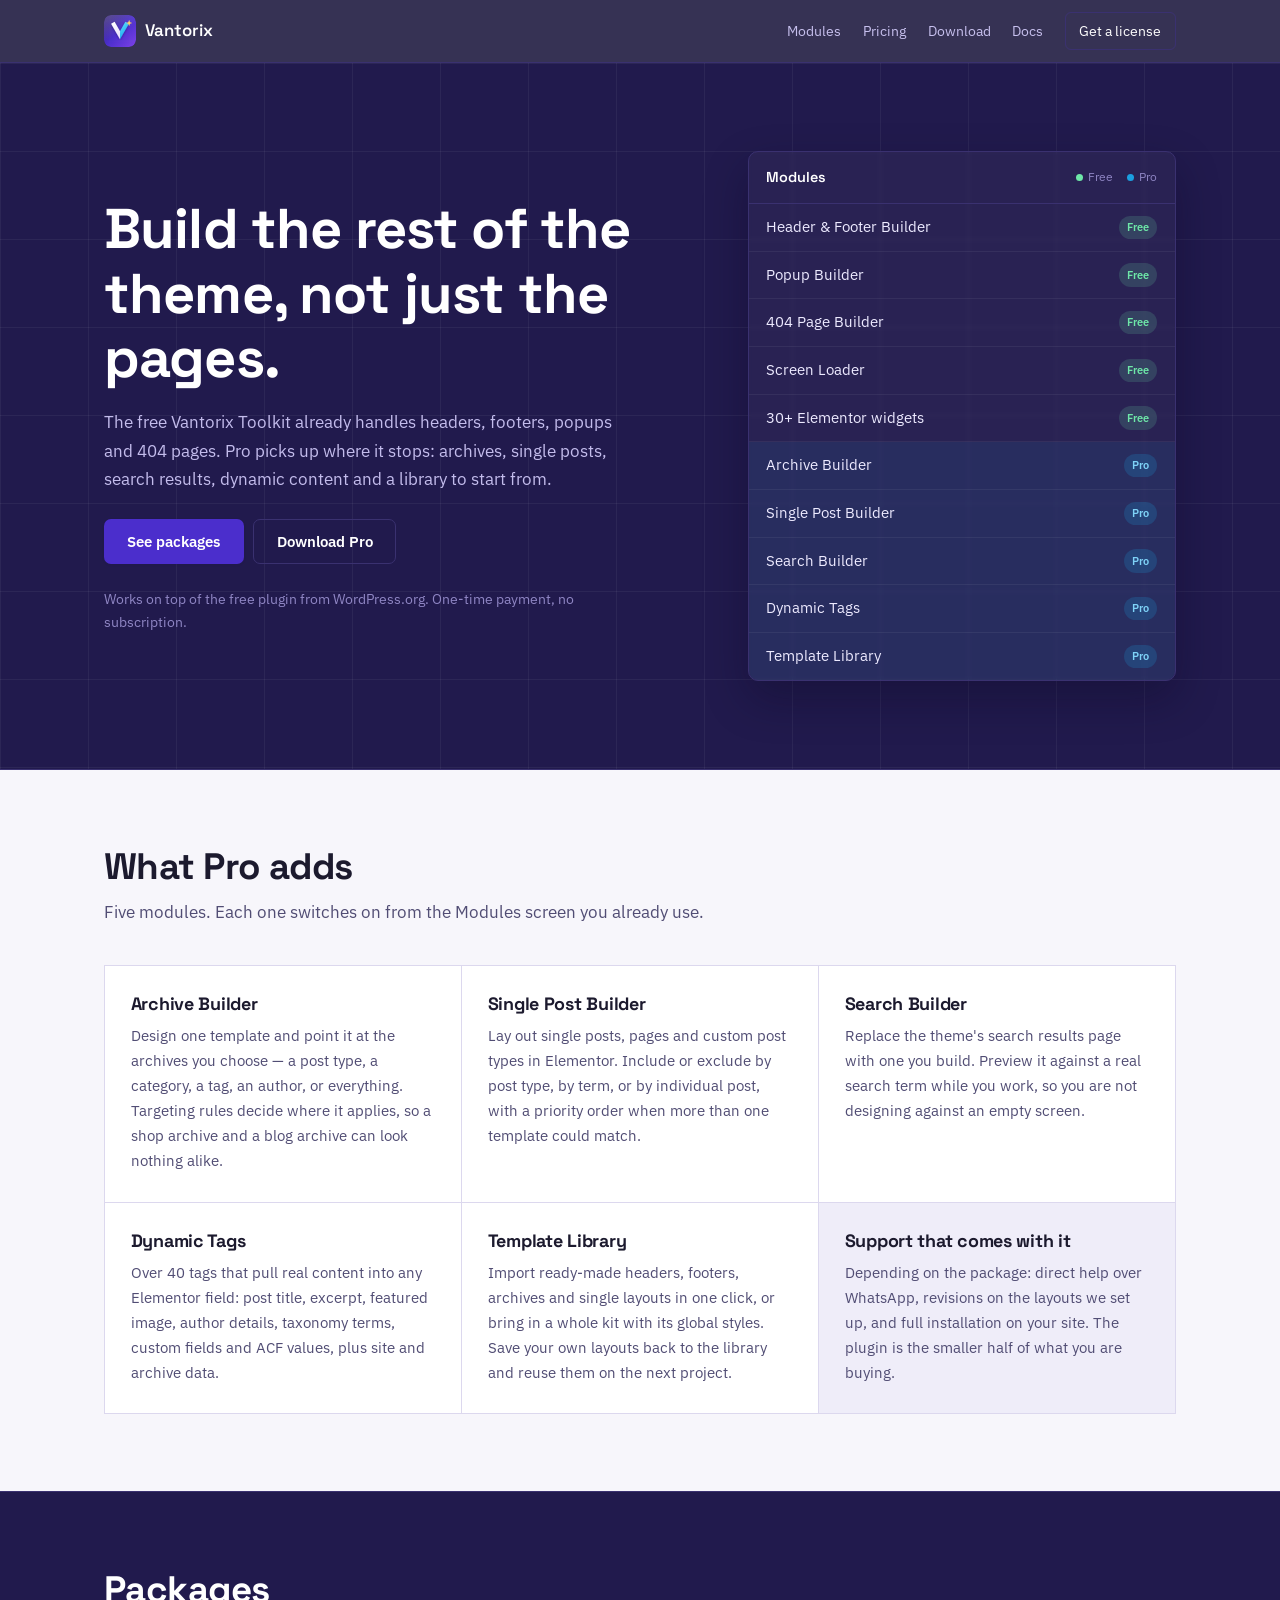
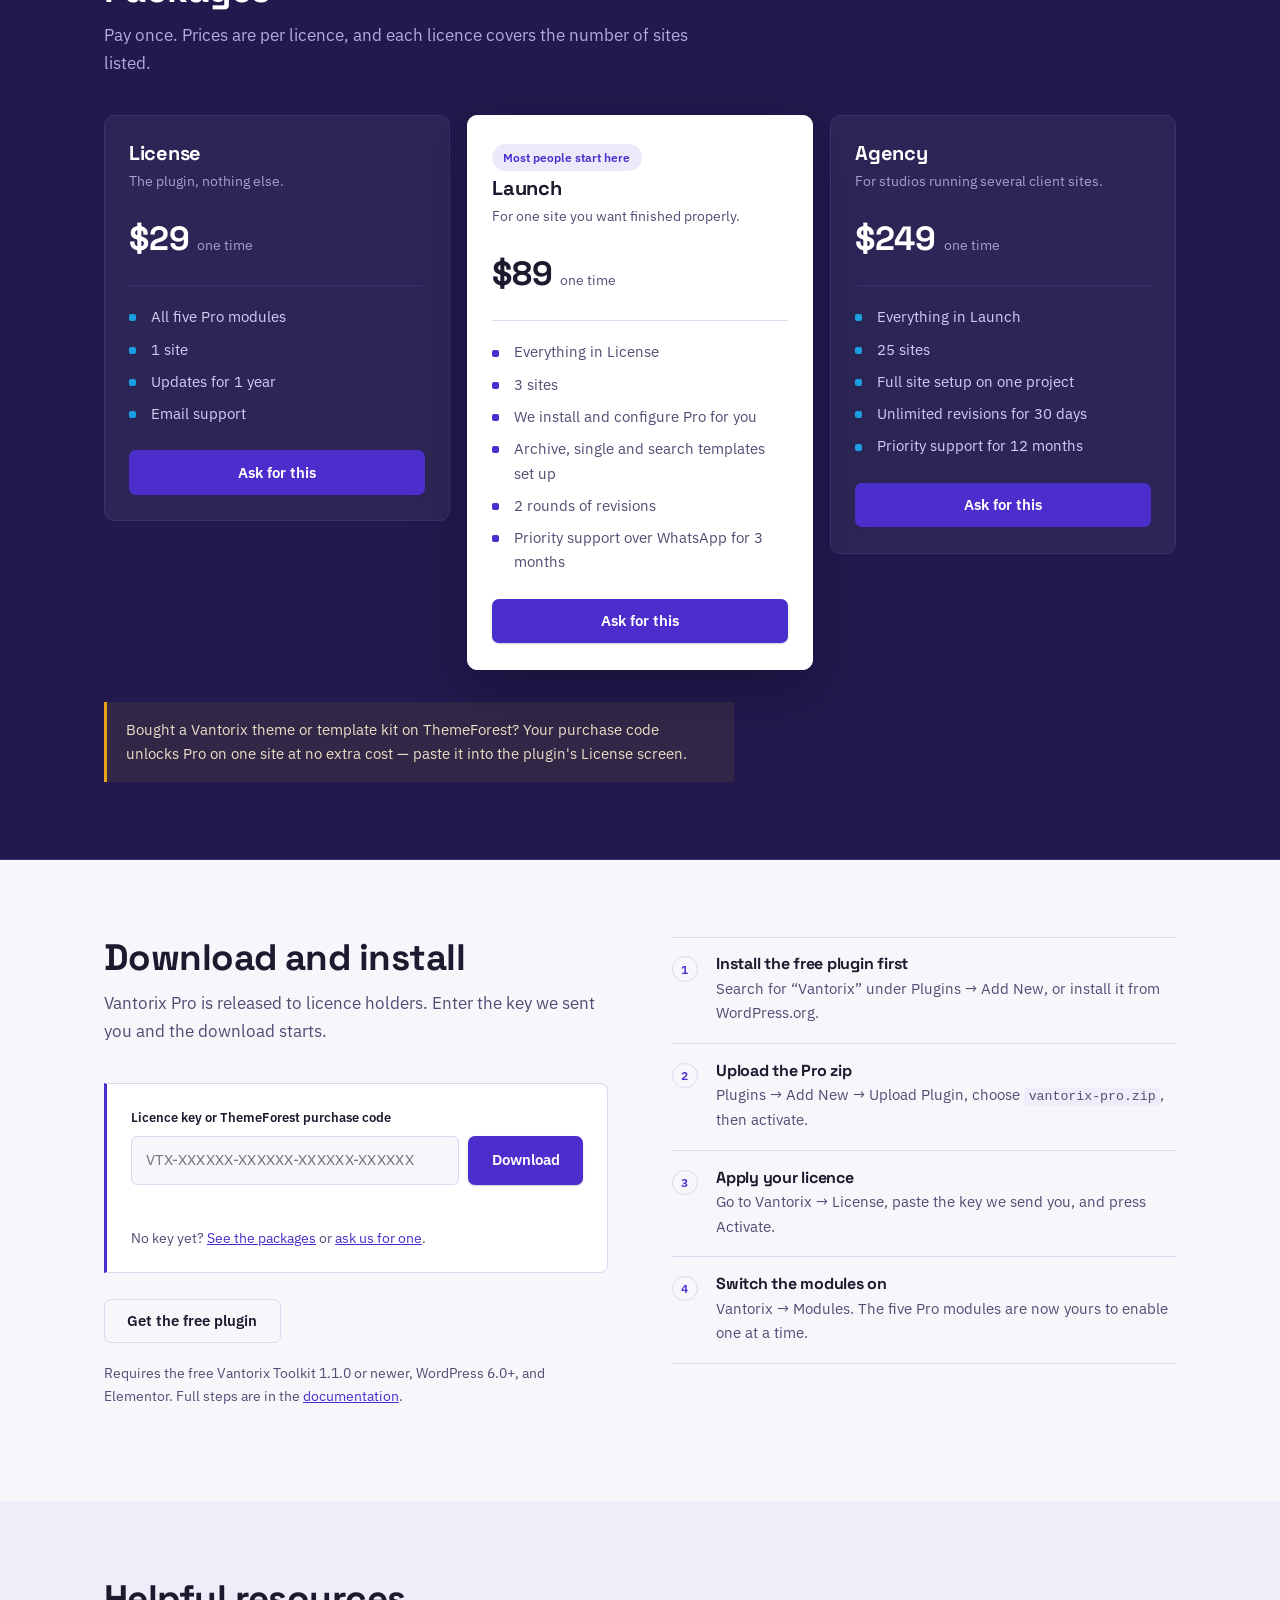
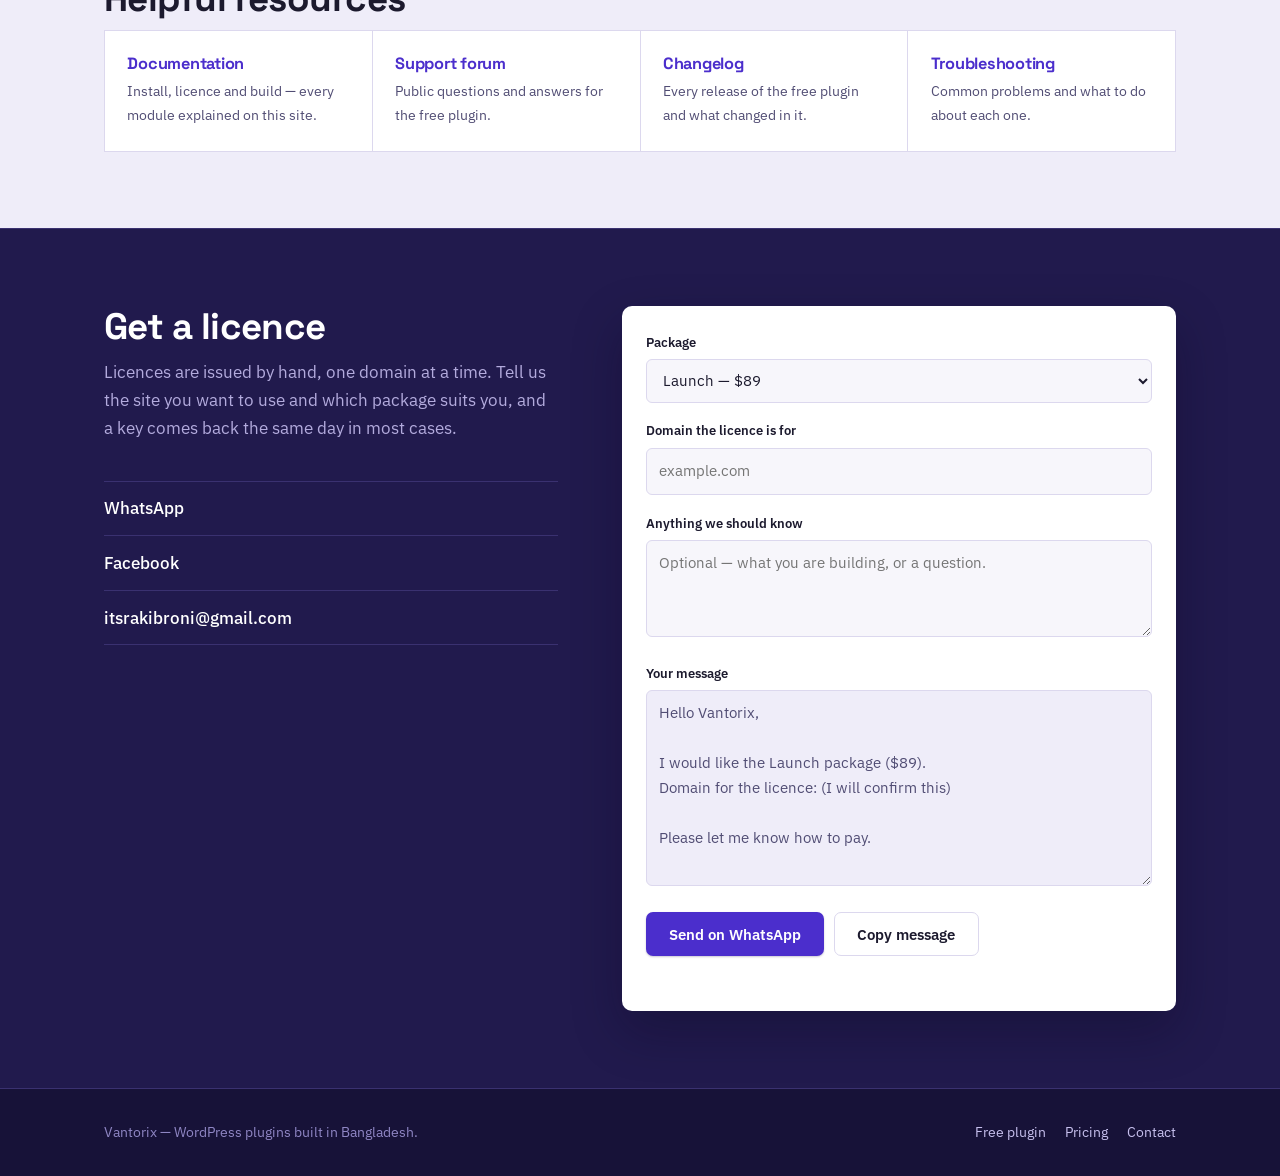
<file: public/index.html>
<!DOCTYPE html>
<html lang="en">
<head>
<meta charset="utf-8">
<meta name="viewport" content="width=device-width, initial-scale=1">
<title>Vantorix Pro — theme building modules for Elementor</title>
<meta name="description" content="Vantorix Pro adds the Archive Builder, Single Post Builder, Search Builder, Dynamic Tags and Template Library to the free Vantorix Toolkit for Elementor.">
<link rel="icon" href="assets/icon.svg" type="image/svg+xml">

<meta property="og:title" content="Vantorix Pro — theme building modules for Elementor">
<meta property="og:description" content="Archive, Single, Search, Dynamic Tags and the Template Library, on top of the free Vantorix Toolkit.">
<meta property="og:type" content="website">
<meta property="og:image" content="assets/banner.png">

<link rel="preconnect" href="https://fonts.googleapis.com">
<link rel="preconnect" href="https://fonts.gstatic.com" crossorigin>
<link href="https://fonts.googleapis.com/css2?family=Space+Grotesk:wght@500;600;700&family=IBM+Plex+Sans:ital,wght@0,400;0,500;0,600;1,400&display=swap" rel="stylesheet">
<link rel="stylesheet" href="styles.css">
</head>
<body>

<a class="skip" href="#main">Skip to content</a>

<header class="topbar">
  <div class="shell topbar__inner">
    <a class="brand" href="#main">
      <img src="assets/icon.svg" alt="" width="32" height="32">
      <span>Vantorix</span>
    </a>
    <nav class="nav" aria-label="Primary">
      <a href="#modules">Modules</a>
      <a href="#pricing">Pricing</a>
      <a href="#download">Download</a>
      <a href="docs.html">Docs</a>
      <a class="nav__cta" href="#contact">Get a license</a>
    </nav>
  </div>
</header>

<main id="main">

  <!-- ── Hero ────────────────────────────────────────────────────────── -->
  <section class="hero">
    <div class="shell hero__grid">

      <div class="hero__copy">
        <h1>Build the rest of the theme, not just the pages.</h1>
        <p class="lede">
          The free Vantorix Toolkit already handles headers, footers, popups and 404 pages.
          Pro picks up where it stops: archives, single posts, search results, dynamic content
          and a library to start from.
        </p>
        <p class="actions">
          <a class="btn btn--solid" href="#pricing">See packages</a>
          <a class="btn btn--ghost" href="#download">Download Pro</a>
        </p>
        <p class="hero__foot">
          Works on top of the free plugin from WordPress.org. One-time payment, no subscription.
        </p>
      </div>

      <!-- The module rack: the same list the plugin shows on its Modules screen -->
      <div class="rack" aria-label="What each plugin includes">
        <div class="rack__head">
          <span>Modules</span>
          <span class="rack__legend"><i class="dot dot--free"></i>Free<i class="dot dot--pro"></i>Pro</span>
        </div>
        <ul class="rack__list">
          <li class="rack__row"><span>Header &amp; Footer Builder</span><b class="tag tag--free">Free</b></li>
          <li class="rack__row"><span>Popup Builder</span><b class="tag tag--free">Free</b></li>
          <li class="rack__row"><span>404 Page Builder</span><b class="tag tag--free">Free</b></li>
          <li class="rack__row"><span>Screen Loader</span><b class="tag tag--free">Free</b></li>
          <li class="rack__row"><span>30+ Elementor widgets</span><b class="tag tag--free">Free</b></li>
          <li class="rack__row rack__row--pro"><span>Archive Builder</span><b class="tag tag--pro">Pro</b></li>
          <li class="rack__row rack__row--pro"><span>Single Post Builder</span><b class="tag tag--pro">Pro</b></li>
          <li class="rack__row rack__row--pro"><span>Search Builder</span><b class="tag tag--pro">Pro</b></li>
          <li class="rack__row rack__row--pro"><span>Dynamic Tags</span><b class="tag tag--pro">Pro</b></li>
          <li class="rack__row rack__row--pro"><span>Template Library</span><b class="tag tag--pro">Pro</b></li>
        </ul>
      </div>

    </div>
  </section>

  <!-- ── Modules ─────────────────────────────────────────────────────── -->
  <section class="band" id="modules">
    <div class="shell">
      <h2 class="band__title">What Pro adds</h2>
      <p class="band__sub">Five modules. Each one switches on from the Modules screen you already use.</p>

      <div class="blocks">

        <article class="block">
          <h3>Archive Builder</h3>
          <p>
            Design one template and point it at the archives you choose — a post type, a category,
            a tag, an author, or everything. Targeting rules decide where it applies, so a shop
            archive and a blog archive can look nothing alike.
          </p>
        </article>

        <article class="block">
          <h3>Single Post Builder</h3>
          <p>
            Lay out single posts, pages and custom post types in Elementor. Include or exclude by
            post type, by term, or by individual post, with a priority order when more than one
            template could match.
          </p>
        </article>

        <article class="block">
          <h3>Search Builder</h3>
          <p>
            Replace the theme's search results page with one you build. Preview it against a real
            search term while you work, so you are not designing against an empty screen.
          </p>
        </article>

        <article class="block">
          <h3>Dynamic Tags</h3>
          <p>
            Over 40 tags that pull real content into any Elementor field: post title, excerpt,
            featured image, author details, taxonomy terms, custom fields and ACF values, plus
            site and archive data.
          </p>
        </article>

        <article class="block">
          <h3>Template Library</h3>
          <p>
            Import ready-made headers, footers, archives and single layouts in one click, or bring
            in a whole kit with its global styles. Save your own layouts back to the library and
            reuse them on the next project.
          </p>
        </article>

        <article class="block block--quiet">
          <h3>Support that comes with it</h3>
          <p>
            Depending on the package: direct help over WhatsApp, revisions on the layouts we set up,
            and full installation on your site. The plugin is the smaller half of what you are buying.
          </p>
        </article>

      </div>
    </div>
  </section>

  <!-- ── Pricing ─────────────────────────────────────────────────────── -->
  <section class="band band--panel" id="pricing">
    <div class="shell">
      <h2 class="band__title">Packages</h2>
      <p class="band__sub">
        Pay once. Prices are per licence, and each licence covers the number of sites listed.
      </p>

      <div class="plans">

        <article class="plan">
          <h3>License</h3>
          <p class="plan__for">The plugin, nothing else.</p>
          <p class="plan__price"><span class="amount">$29</span><span class="per">one time</span></p>
          <ul class="plan__list">
            <li>All five Pro modules</li>
            <li>1 site</li>
            <li>Updates for 1 year</li>
            <li>Email support</li>
          </ul>
          <button class="btn btn--solid btn--full" data-plan="License" data-price="$29">Ask for this</button>
        </article>

        <article class="plan plan--lead">
          <p class="plan__flag">Most people start here</p>
          <h3>Launch</h3>
          <p class="plan__for">For one site you want finished properly.</p>
          <p class="plan__price"><span class="amount">$89</span><span class="per">one time</span></p>
          <ul class="plan__list">
            <li>Everything in License</li>
            <li>3 sites</li>
            <li>We install and configure Pro for you</li>
            <li>Archive, single and search templates set up</li>
            <li>2 rounds of revisions</li>
            <li>Priority support over WhatsApp for 3 months</li>
          </ul>
          <button class="btn btn--solid btn--full" data-plan="Launch" data-price="$89">Ask for this</button>
        </article>

        <article class="plan">
          <h3>Agency</h3>
          <p class="plan__for">For studios running several client sites.</p>
          <p class="plan__price"><span class="amount">$249</span><span class="per">one time</span></p>
          <ul class="plan__list">
            <li>Everything in Launch</li>
            <li>25 sites</li>
            <li>Full site setup on one project</li>
            <li>Unlimited revisions for 30 days</li>
            <li>Priority support for 12 months</li>
          </ul>
          <button class="btn btn--solid btn--full" data-plan="Agency" data-price="$249">Ask for this</button>
        </article>

      </div>

      <p class="envato">
        Bought a Vantorix theme or template kit on ThemeForest? Your purchase code unlocks Pro on
        one site at no extra cost — paste it into the plugin's License screen.
      </p>
    </div>
  </section>

  <!-- ── Download ────────────────────────────────────────────────────── -->
  <section class="band" id="download">
    <div class="shell download__grid">

      <div>
        <h2 class="band__title">Download and install</h2>
        <p class="band__sub">
          Vantorix Pro is released to licence holders. Enter the key we sent you and the
          download starts.
        </p>

        <div class="gate">
          <label for="gateKey">Licence key or ThemeForest purchase code</label>
          <div class="gate__row">
            <input type="text" id="gateKey" name="key" placeholder="VTX-XXXXXX-XXXXXX-XXXXXX-XXXXXX" autocomplete="off" spellcheck="false">
            <button class="btn btn--solid" type="button" id="gateBtn">Download</button>
          </div>
          <p class="gate__status" id="gateStatus" role="status" aria-live="polite"></p>
          <p class="gate__alt">
            No key yet? <a href="#pricing">See the packages</a> or <a href="#contact">ask us for one</a>.
          </p>
        </div>

        <p class="actions">
          <a class="btn btn--ghost" href="https://wordpress.org/plugins/vantorix-toolkit/" target="_blank" rel="noopener">Get the free plugin</a>
        </p>
        <p class="note">Requires the free Vantorix Toolkit 1.1.0 or newer, WordPress 6.0+, and Elementor. Full steps are in the <a href="docs.html#install-pro">documentation</a>.</p>
      </div>

      <ol class="steps">
        <li>
          <h3>Install the free plugin first</h3>
          <p>Search for “Vantorix” under Plugins → Add New, or install it from WordPress.org.</p>
        </li>
        <li>
          <h3>Upload the Pro zip</h3>
          <p>Plugins → Add New → Upload Plugin, choose <code>vantorix-pro.zip</code>, then activate.</p>
        </li>
        <li>
          <h3>Apply your licence</h3>
          <p>Go to Vantorix → License, paste the key we send you, and press Activate.</p>
        </li>
        <li>
          <h3>Switch the modules on</h3>
          <p>Vantorix → Modules. The five Pro modules are now yours to enable one at a time.</p>
        </li>
      </ol>

    </div>
  </section>

  <!-- ── Resources ───────────────────────────────────────────────────── -->
  <section class="band band--tint" id="resources">
    <div class="shell">
      <h2 class="band__title">Helpful resources</h2>

      <div class="res">
        <a class="res__item" href="docs.html">
          <h3>Documentation</h3>
          <p>Install, licence and build — every module explained on this site.</p>
        </a>
        <a class="res__item" href="https://wordpress.org/support/plugin/vantorix-toolkit/" target="_blank" rel="noopener">
          <h3>Support forum</h3>
          <p>Public questions and answers for the free plugin.</p>
        </a>
        <a class="res__item" href="https://wordpress.org/plugins/vantorix-toolkit/#developers" target="_blank" rel="noopener">
          <h3>Changelog</h3>
          <p>Every release of the free plugin and what changed in it.</p>
        </a>
        <a class="res__item" href="docs.html#troubleshooting">
          <h3>Troubleshooting</h3>
          <p>Common problems and what to do about each one.</p>
        </a>
      </div>
    </div>
  </section>

  <!-- ── Contact ─────────────────────────────────────────────────────── -->
  <section class="band band--panel" id="contact">
    <div class="shell contact__grid">

      <div class="contact__intro">
        <h2 class="band__title">Get a licence</h2>
        <p class="band__sub">
          Licences are issued by hand, one domain at a time. Tell us the site you want to use and
          which package suits you, and a key comes back the same day in most cases.
        </p>
        <ul class="contact__links">
          <li><a href="https://wa.me/8801810398545" target="_blank" rel="noopener">WhatsApp</a></li>
          <li><a href="https://www.facebook.com/CreativeRakibRoni" target="_blank" rel="noopener">Facebook</a></li>
          <li><a href="mailto:itsrakibroni@gmail.com">itsrakibroni@gmail.com</a></li>
        </ul>
      </div>

      <form class="composer" id="composer" novalidate>
        <p class="composer__hint" id="composerHint" hidden>Filled in from your site.</p>

        <label for="planField">Package</label>
        <select id="planField" name="plan">
          <option value="License">License — $29</option>
          <option value="Launch" selected>Launch — $89</option>
          <option value="Agency">Agency — $249</option>
        </select>

        <label for="domainField">Domain the licence is for</label>
        <input type="text" id="domainField" name="domain" placeholder="example.com" autocomplete="off" spellcheck="false">

        <label for="noteField">Anything we should know</label>
        <textarea id="noteField" name="note" rows="3" placeholder="Optional — what you are building, or a question."></textarea>

        <label for="messageField">Your message</label>
        <textarea id="messageField" name="message" rows="7" readonly></textarea>

        <div class="composer__actions">
          <a class="btn btn--solid" id="waBtn" href="https://wa.me/8801810398545" target="_blank" rel="noopener">Send on WhatsApp</a>
          <button class="btn btn--ghost" type="button" id="copyBtn">Copy message</button>
        </div>
        <p class="composer__status" id="copyStatus" role="status" aria-live="polite"></p>
      </form>

    </div>
  </section>

</main>

<footer class="footer">
  <div class="shell footer__inner">
    <p>Vantorix — WordPress plugins built in Bangladesh.</p>
    <nav aria-label="Footer">
      <a href="https://wordpress.org/plugins/vantorix-toolkit/" target="_blank" rel="noopener">Free plugin</a>
      <a href="#pricing">Pricing</a>
      <a href="#contact">Contact</a>
    </nav>
  </div>
</footer>

<script src="script.js"></script>
</body>
</html>
</file>
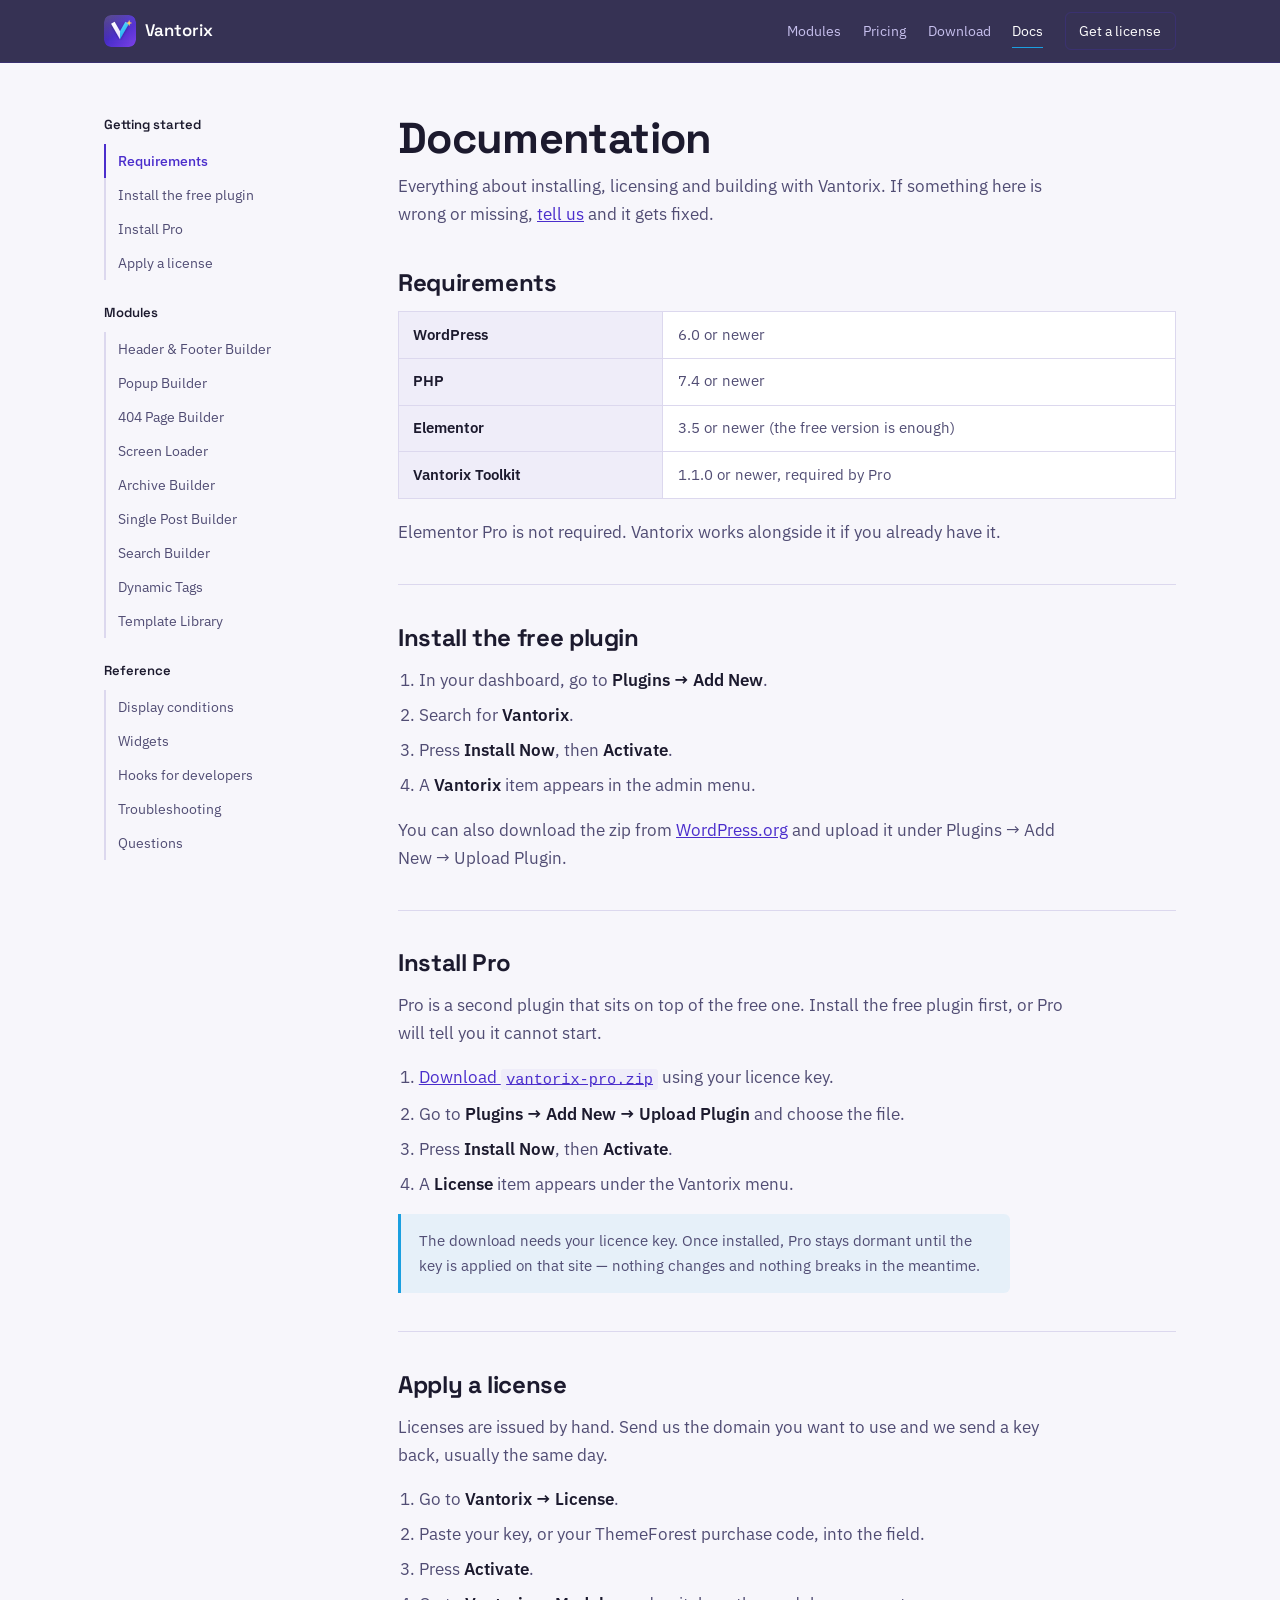
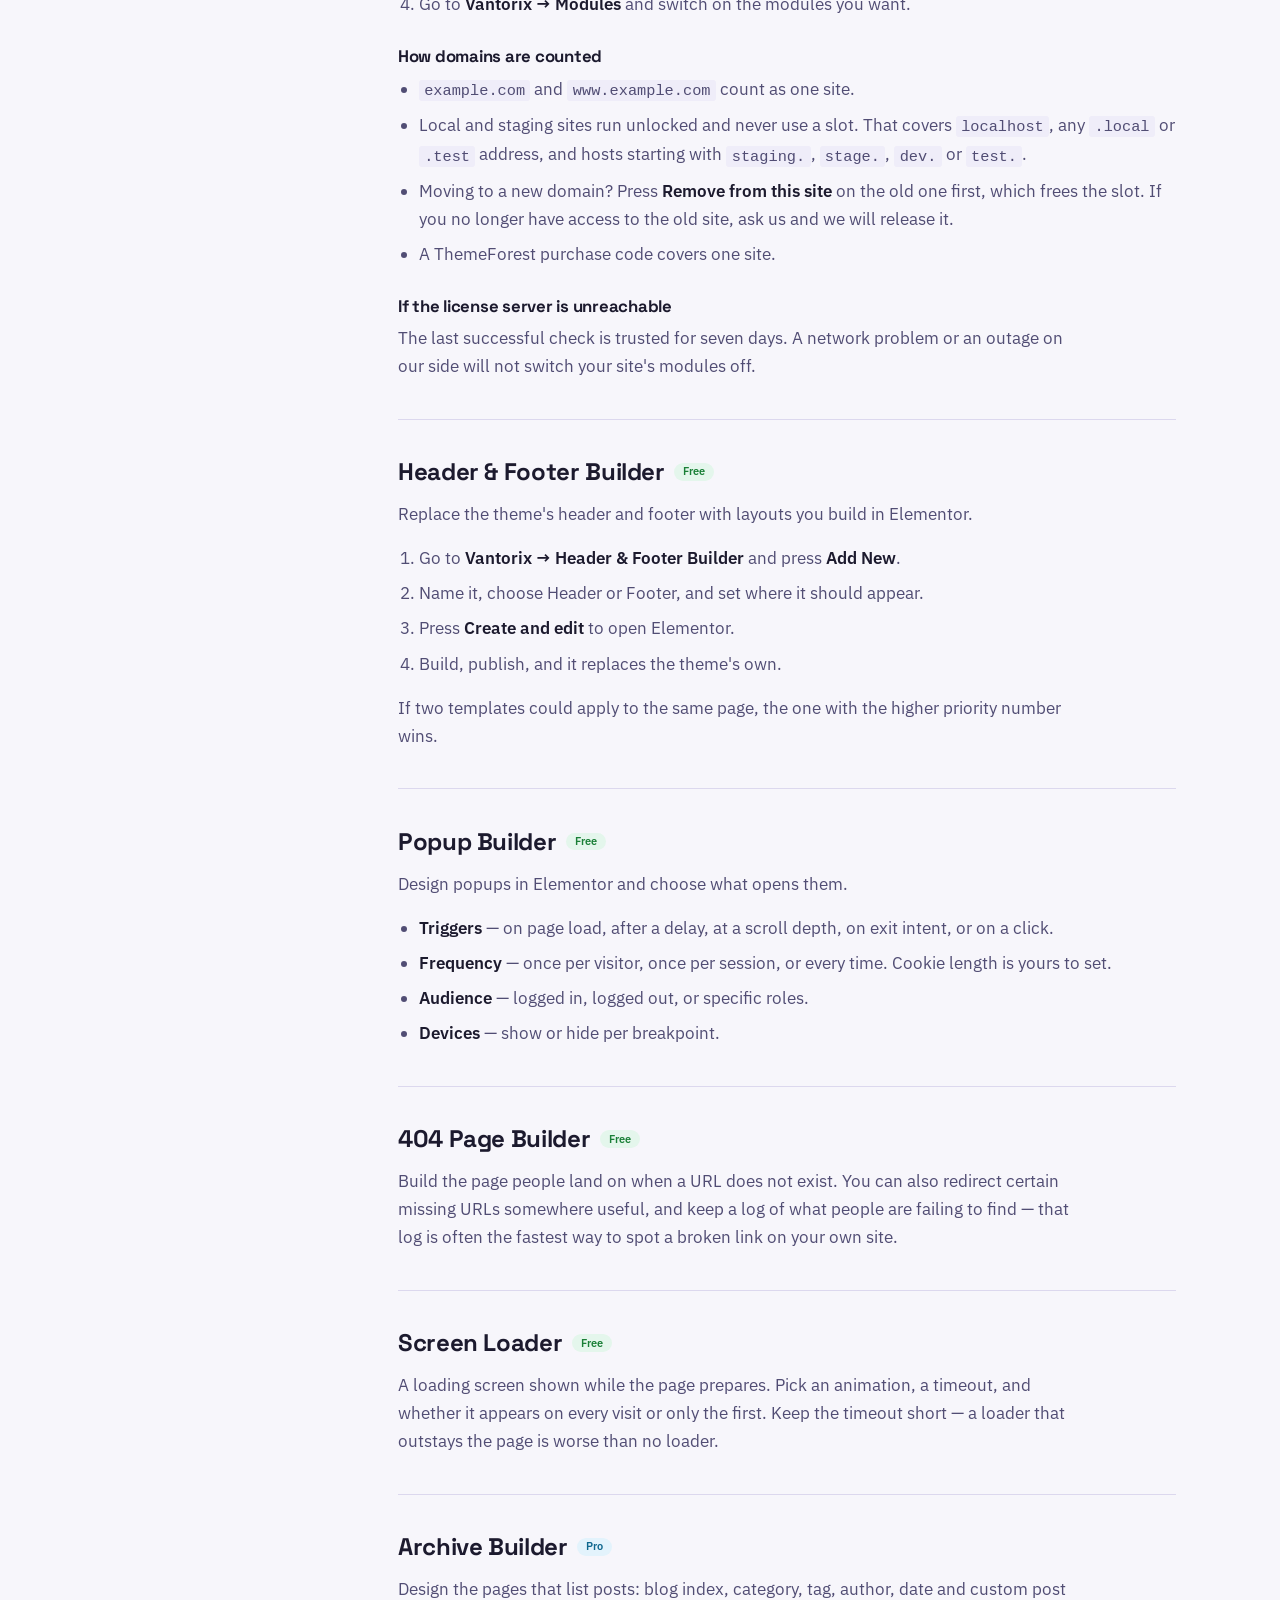
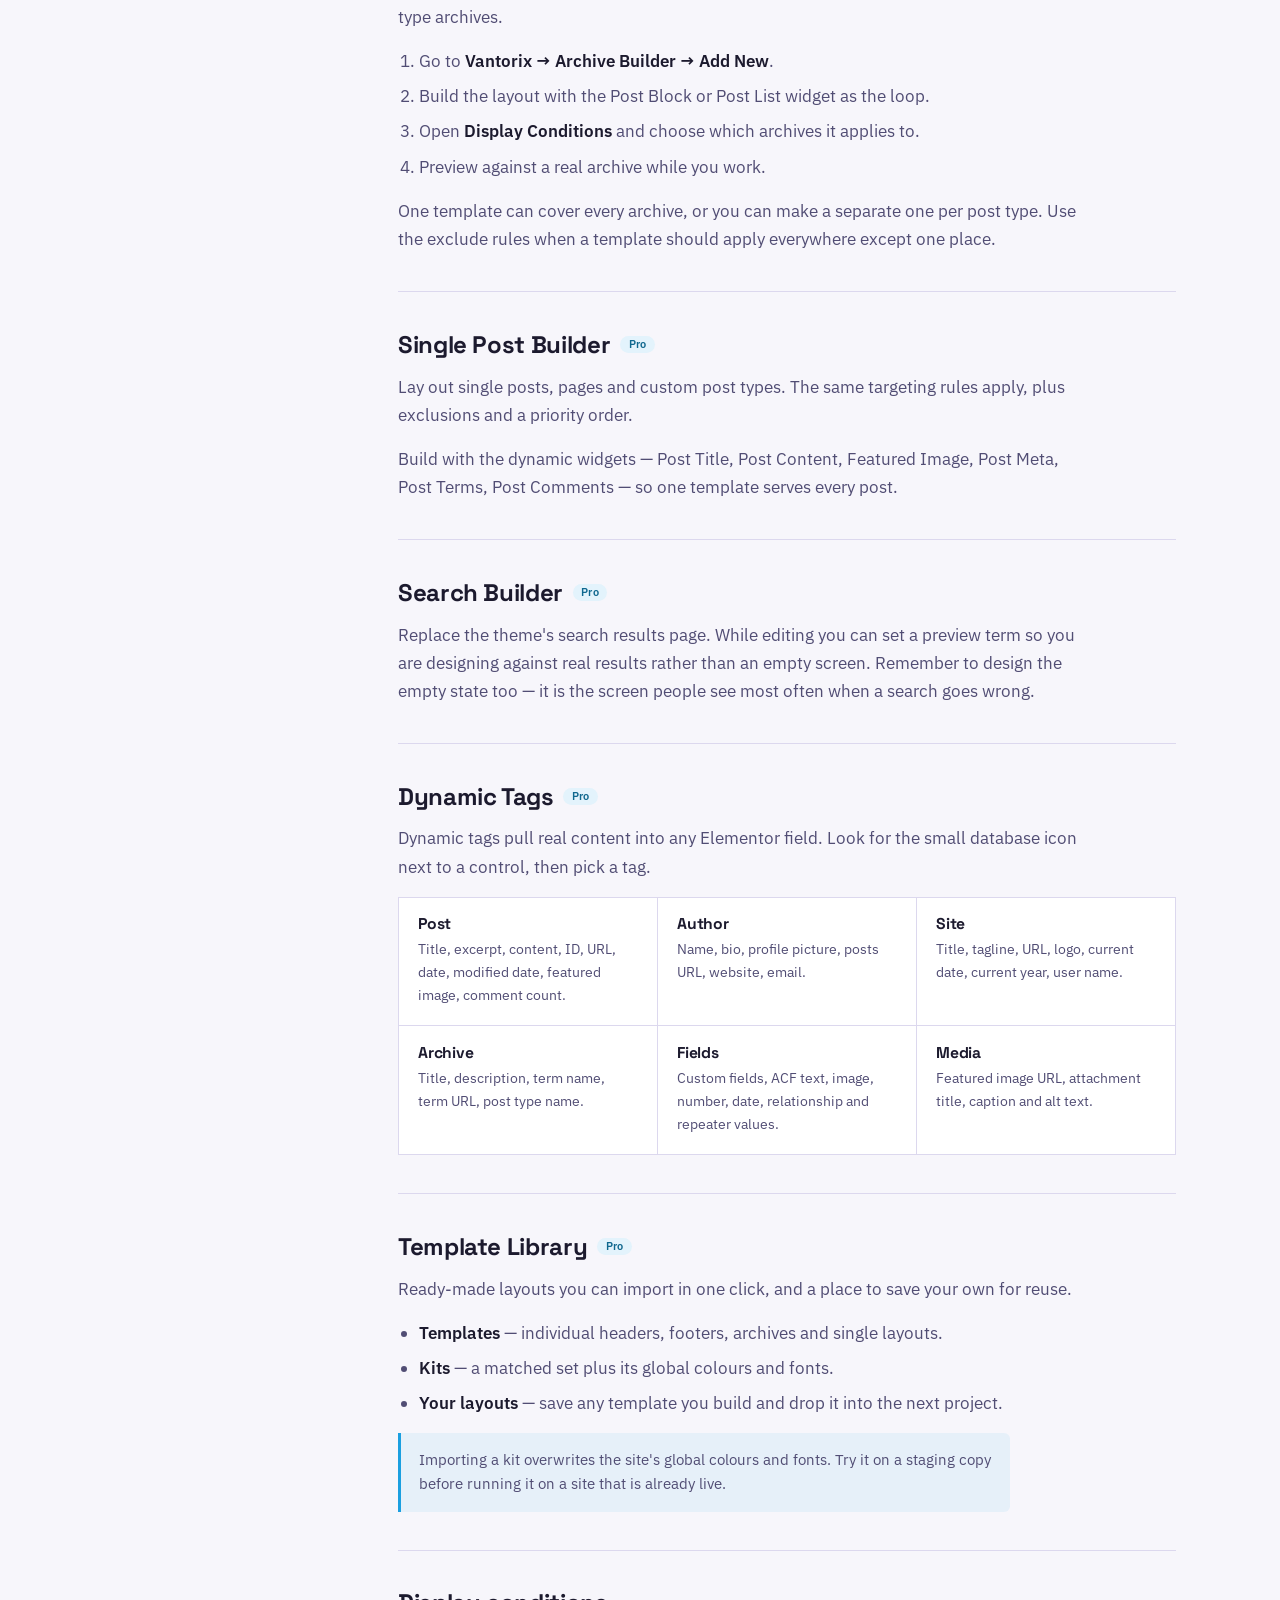
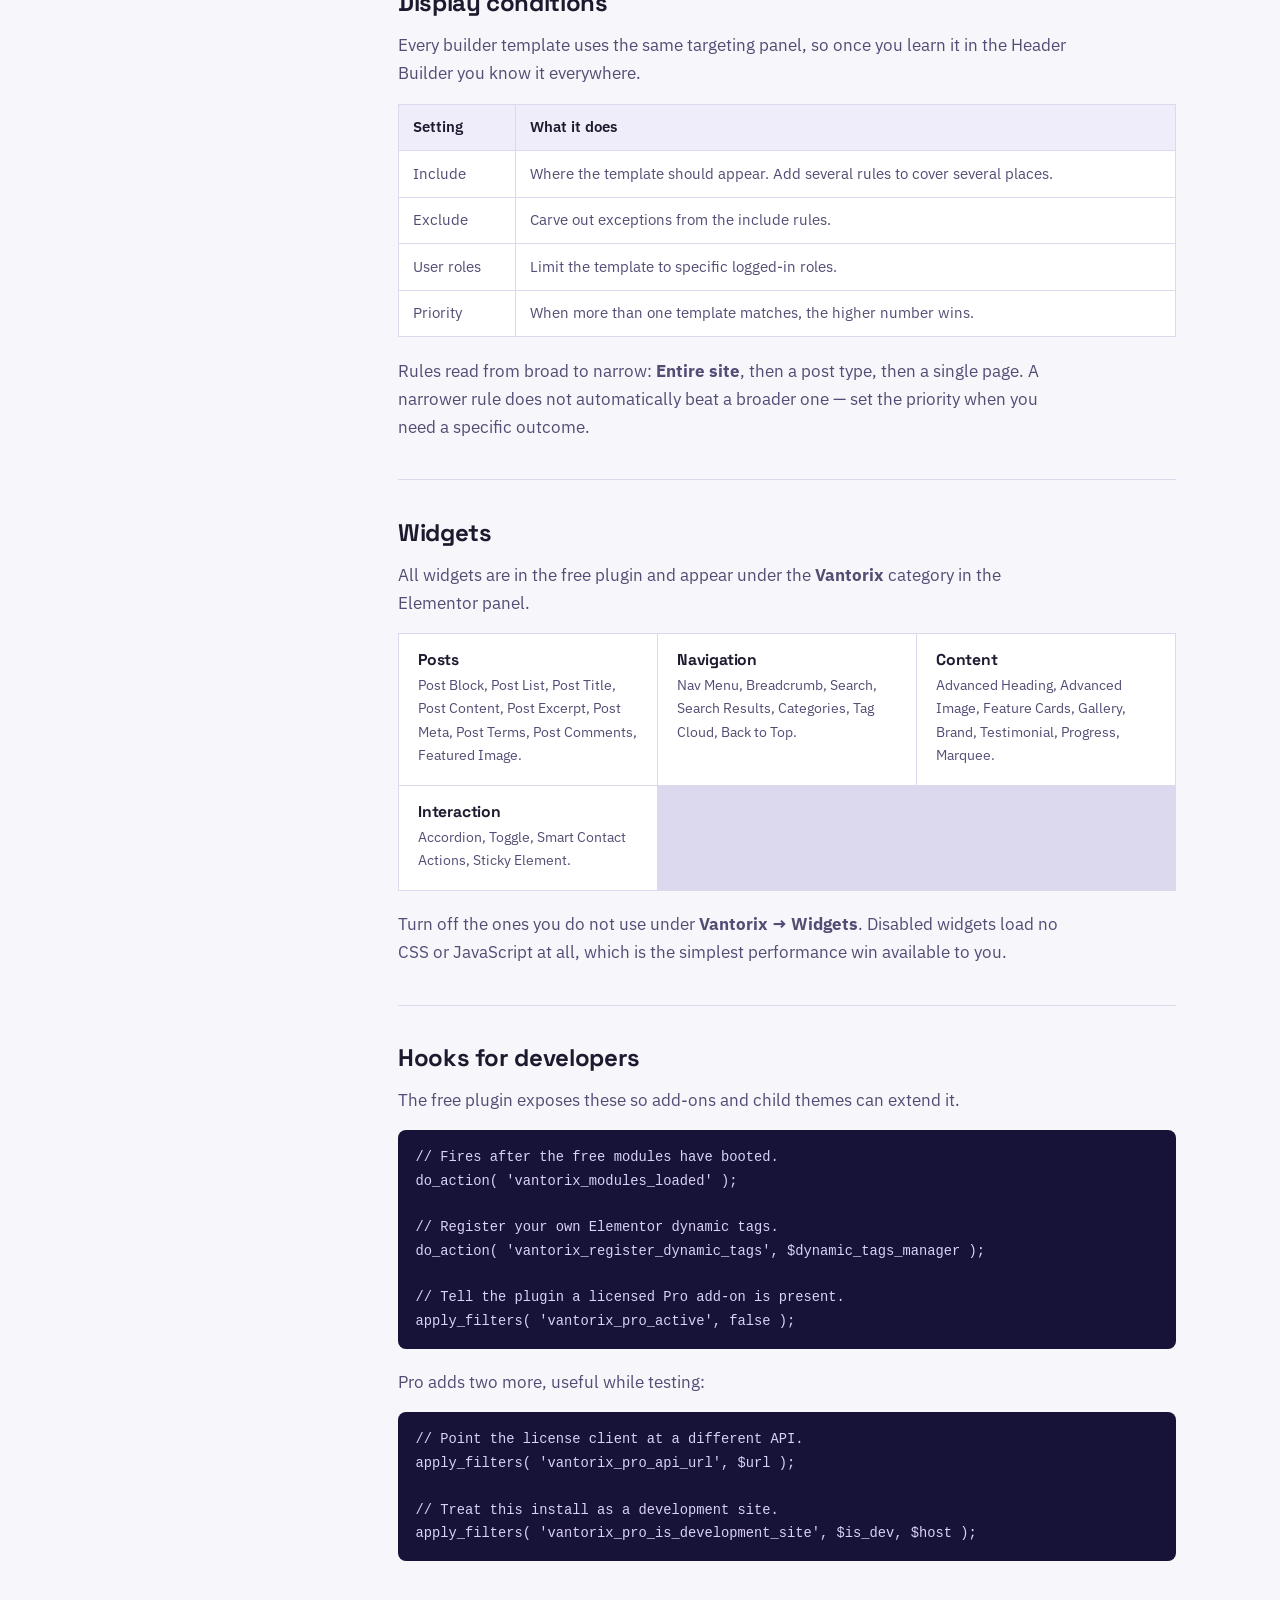
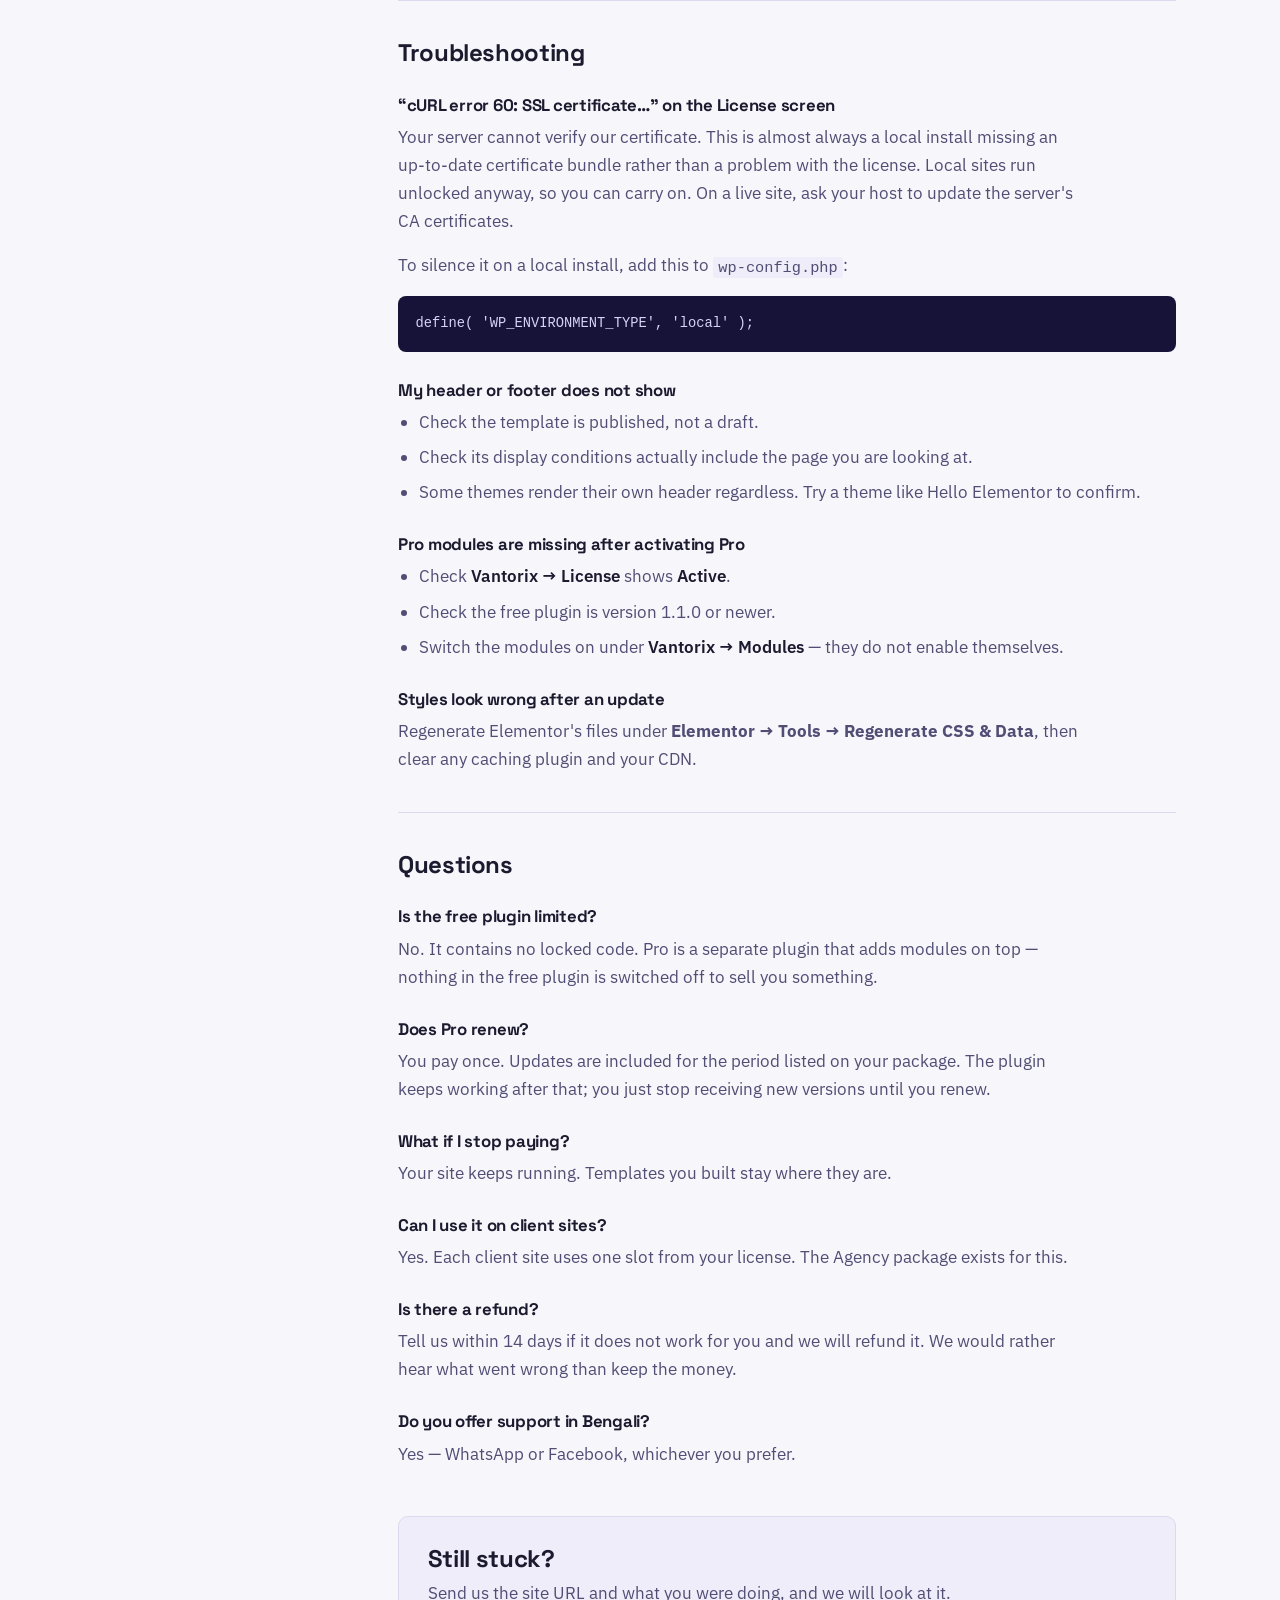
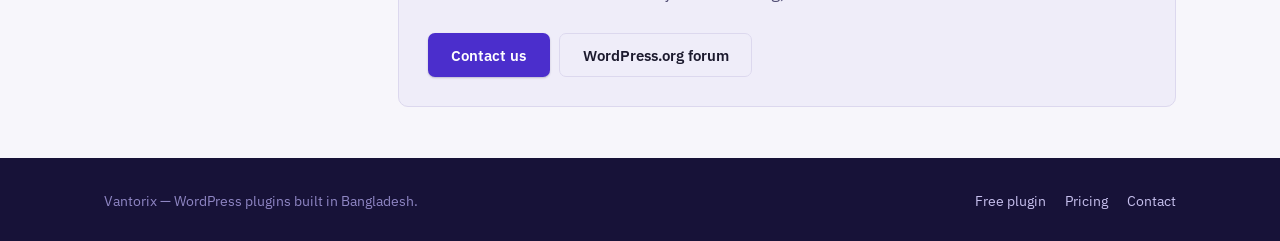
<file: public/docs.html>
<!DOCTYPE html>
<html lang="en">
<head>
<meta charset="utf-8">
<meta name="viewport" content="width=device-width, initial-scale=1">
<title>Documentation — Vantorix</title>
<meta name="description" content="How to install, license and use Vantorix Toolkit for Elementor and the Vantorix Pro add-on.">
<link rel="icon" href="assets/icon.svg" type="image/svg+xml">
<link rel="preconnect" href="https://fonts.googleapis.com">
<link rel="preconnect" href="https://fonts.gstatic.com" crossorigin>
<link href="https://fonts.googleapis.com/css2?family=Space+Grotesk:wght@500;600;700&family=IBM+Plex+Sans:ital,wght@0,400;0,500;0,600;1,400&display=swap" rel="stylesheet">
<link rel="stylesheet" href="styles.css">
</head>
<body class="docs-body">

<a class="skip" href="#doc">Skip to content</a>

<header class="topbar">
  <div class="shell topbar__inner">
    <a class="brand" href="index.html">
      <img src="assets/icon.svg" alt="" width="32" height="32">
      <span>Vantorix</span>
    </a>
    <nav class="nav" aria-label="Primary">
      <a href="index.html#modules">Modules</a>
      <a href="index.html#pricing">Pricing</a>
      <a href="index.html#download">Download</a>
      <a href="docs.html" aria-current="page">Docs</a>
      <a class="nav__cta" href="index.html#contact">Get a license</a>
    </nav>
  </div>
</header>

<div class="docs">
  <div class="shell docs__grid">

    <!-- ── Side navigation ──────────────────────────────────────────── -->
    <aside class="docs__side">
      <nav class="toc" aria-label="Documentation">
        <p class="toc__group">Getting started</p>
        <a href="#requirements">Requirements</a>
        <a href="#install-free">Install the free plugin</a>
        <a href="#install-pro">Install Pro</a>
        <a href="#license">Apply a license</a>

        <p class="toc__group">Modules</p>
        <a href="#header-footer">Header &amp; Footer Builder</a>
        <a href="#popup">Popup Builder</a>
        <a href="#404">404 Page Builder</a>
        <a href="#loader">Screen Loader</a>
        <a href="#archive">Archive Builder</a>
        <a href="#single">Single Post Builder</a>
        <a href="#search">Search Builder</a>
        <a href="#tags">Dynamic Tags</a>
        <a href="#library">Template Library</a>

        <p class="toc__group">Reference</p>
        <a href="#targeting">Display conditions</a>
        <a href="#widgets">Widgets</a>
        <a href="#hooks">Hooks for developers</a>
        <a href="#troubleshooting">Troubleshooting</a>
        <a href="#faq">Questions</a>
      </nav>
    </aside>

    <!-- ── Content ──────────────────────────────────────────────────── -->
    <main class="docs__main" id="doc">

      <h1>Documentation</h1>
      <p class="docs__lede">
        Everything about installing, licensing and building with Vantorix. If something here is
        wrong or missing, <a href="index.html#contact">tell us</a> and it gets fixed.
      </p>

      <section id="requirements">
        <h2>Requirements</h2>
        <table class="spec">
          <tbody>
            <tr><th scope="row">WordPress</th><td>6.0 or newer</td></tr>
            <tr><th scope="row">PHP</th><td>7.4 or newer</td></tr>
            <tr><th scope="row">Elementor</th><td>3.5 or newer (the free version is enough)</td></tr>
            <tr><th scope="row">Vantorix Toolkit</th><td>1.1.0 or newer, required by Pro</td></tr>
          </tbody>
        </table>
        <p>Elementor Pro is not required. Vantorix works alongside it if you already have it.</p>
      </section>

      <section id="install-free">
        <h2>Install the free plugin</h2>
        <ol class="doc-steps">
          <li>In your dashboard, go to <b>Plugins → Add New</b>.</li>
          <li>Search for <b>Vantorix</b>.</li>
          <li>Press <b>Install Now</b>, then <b>Activate</b>.</li>
          <li>A <b>Vantorix</b> item appears in the admin menu.</li>
        </ol>
        <p>
          You can also download the zip from
          <a href="https://wordpress.org/plugins/vantorix-toolkit/" target="_blank" rel="noopener">WordPress.org</a>
          and upload it under Plugins → Add New → Upload Plugin.
        </p>
      </section>

      <section id="install-pro">
        <h2>Install Pro</h2>
        <p>
          Pro is a second plugin that sits on top of the free one. Install the free plugin first,
          or Pro will tell you it cannot start.
        </p>
        <ol class="doc-steps">
          <li><a href="index.html#download">Download <code>vantorix-pro.zip</code></a> using your licence key.</li>
          <li>Go to <b>Plugins → Add New → Upload Plugin</b> and choose the file.</li>
          <li>Press <b>Install Now</b>, then <b>Activate</b>.</li>
          <li>A <b>License</b> item appears under the Vantorix menu.</li>
        </ol>
        <p class="callout">
          The download needs your licence key. Once installed, Pro stays dormant until the key is
          applied on that site — nothing changes and nothing breaks in the meantime.
        </p>
      </section>

      <section id="license">
        <h2>Apply a license</h2>
        <p>
          Licenses are issued by hand. Send us the domain you want to use and we send a key back,
          usually the same day.
        </p>
        <ol class="doc-steps">
          <li>Go to <b>Vantorix → License</b>.</li>
          <li>Paste your key, or your ThemeForest purchase code, into the field.</li>
          <li>Press <b>Activate</b>.</li>
          <li>Go to <b>Vantorix → Modules</b> and switch on the modules you want.</li>
        </ol>

        <h3>How domains are counted</h3>
        <ul class="doc-list">
          <li><code>example.com</code> and <code>www.example.com</code> count as one site.</li>
          <li>Local and staging sites run unlocked and never use a slot. That covers
            <code>localhost</code>, any <code>.local</code> or <code>.test</code> address, and hosts
            starting with <code>staging.</code>, <code>stage.</code>, <code>dev.</code> or
            <code>test.</code>.</li>
          <li>Moving to a new domain? Press <b>Remove from this site</b> on the old one first, which
            frees the slot. If you no longer have access to the old site, ask us and we will release it.</li>
          <li>A ThemeForest purchase code covers one site.</li>
        </ul>

        <h3>If the license server is unreachable</h3>
        <p>
          The last successful check is trusted for seven days. A network problem or an outage on our
          side will not switch your site's modules off.
        </p>
      </section>

      <section id="header-footer">
        <h2>Header &amp; Footer Builder <span class="pill pill--free">Free</span></h2>
        <p>
          Replace the theme's header and footer with layouts you build in Elementor.
        </p>
        <ol class="doc-steps">
          <li>Go to <b>Vantorix → Header &amp; Footer Builder</b> and press <b>Add New</b>.</li>
          <li>Name it, choose Header or Footer, and set where it should appear.</li>
          <li>Press <b>Create and edit</b> to open Elementor.</li>
          <li>Build, publish, and it replaces the theme's own.</li>
        </ol>
        <p>
          If two templates could apply to the same page, the one with the higher priority number wins.
        </p>
      </section>

      <section id="popup">
        <h2>Popup Builder <span class="pill pill--free">Free</span></h2>
        <p>Design popups in Elementor and choose what opens them.</p>
        <ul class="doc-list">
          <li><b>Triggers</b> — on page load, after a delay, at a scroll depth, on exit intent, or on a click.</li>
          <li><b>Frequency</b> — once per visitor, once per session, or every time. Cookie length is yours to set.</li>
          <li><b>Audience</b> — logged in, logged out, or specific roles.</li>
          <li><b>Devices</b> — show or hide per breakpoint.</li>
        </ul>
      </section>

      <section id="404">
        <h2>404 Page Builder <span class="pill pill--free">Free</span></h2>
        <p>
          Build the page people land on when a URL does not exist. You can also redirect certain
          missing URLs somewhere useful, and keep a log of what people are failing to find — that log
          is often the fastest way to spot a broken link on your own site.
        </p>
      </section>

      <section id="loader">
        <h2>Screen Loader <span class="pill pill--free">Free</span></h2>
        <p>
          A loading screen shown while the page prepares. Pick an animation, a timeout, and whether it
          appears on every visit or only the first. Keep the timeout short — a loader that outstays
          the page is worse than no loader.
        </p>
      </section>

      <section id="archive">
        <h2>Archive Builder <span class="pill pill--pro">Pro</span></h2>
        <p>
          Design the pages that list posts: blog index, category, tag, author, date and custom post
          type archives.
        </p>
        <ol class="doc-steps">
          <li>Go to <b>Vantorix → Archive Builder → Add New</b>.</li>
          <li>Build the layout with the Post Block or Post List widget as the loop.</li>
          <li>Open <b>Display Conditions</b> and choose which archives it applies to.</li>
          <li>Preview against a real archive while you work.</li>
        </ol>
        <p>
          One template can cover every archive, or you can make a separate one per post type. Use the
          exclude rules when a template should apply everywhere except one place.
        </p>
      </section>

      <section id="single">
        <h2>Single Post Builder <span class="pill pill--pro">Pro</span></h2>
        <p>
          Lay out single posts, pages and custom post types. The same targeting rules apply, plus
          exclusions and a priority order.
        </p>
        <p>
          Build with the dynamic widgets — Post Title, Post Content, Featured Image, Post Meta, Post
          Terms, Post Comments — so one template serves every post.
        </p>
      </section>

      <section id="search">
        <h2>Search Builder <span class="pill pill--pro">Pro</span></h2>
        <p>
          Replace the theme's search results page. While editing you can set a preview term so you are
          designing against real results rather than an empty screen. Remember to design the empty
          state too — it is the screen people see most often when a search goes wrong.
        </p>
      </section>

      <section id="tags">
        <h2>Dynamic Tags <span class="pill pill--pro">Pro</span></h2>
        <p>
          Dynamic tags pull real content into any Elementor field. Look for the small database icon
          next to a control, then pick a tag.
        </p>
        <div class="tag-groups">
          <div>
            <h3>Post</h3>
            <p>Title, excerpt, content, ID, URL, date, modified date, featured image, comment count.</p>
          </div>
          <div>
            <h3>Author</h3>
            <p>Name, bio, profile picture, posts URL, website, email.</p>
          </div>
          <div>
            <h3>Site</h3>
            <p>Title, tagline, URL, logo, current date, current year, user name.</p>
          </div>
          <div>
            <h3>Archive</h3>
            <p>Title, description, term name, term URL, post type name.</p>
          </div>
          <div>
            <h3>Fields</h3>
            <p>Custom fields, ACF text, image, number, date, relationship and repeater values.</p>
          </div>
          <div>
            <h3>Media</h3>
            <p>Featured image URL, attachment title, caption and alt text.</p>
          </div>
        </div>
      </section>

      <section id="library">
        <h2>Template Library <span class="pill pill--pro">Pro</span></h2>
        <p>
          Ready-made layouts you can import in one click, and a place to save your own for reuse.
        </p>
        <ul class="doc-list">
          <li><b>Templates</b> — individual headers, footers, archives and single layouts.</li>
          <li><b>Kits</b> — a matched set plus its global colours and fonts.</li>
          <li><b>Your layouts</b> — save any template you build and drop it into the next project.</li>
        </ul>
        <p class="callout">
          Importing a kit overwrites the site's global colours and fonts. Try it on a staging copy
          before running it on a site that is already live.
        </p>
      </section>

      <section id="targeting">
        <h2>Display conditions</h2>
        <p>
          Every builder template uses the same targeting panel, so once you learn it in the Header
          Builder you know it everywhere.
        </p>
        <table class="spec">
          <thead>
            <tr><th scope="col">Setting</th><th scope="col">What it does</th></tr>
          </thead>
          <tbody>
            <tr><td>Include</td><td>Where the template should appear. Add several rules to cover several places.</td></tr>
            <tr><td>Exclude</td><td>Carve out exceptions from the include rules.</td></tr>
            <tr><td>User roles</td><td>Limit the template to specific logged-in roles.</td></tr>
            <tr><td>Priority</td><td>When more than one template matches, the higher number wins.</td></tr>
          </tbody>
        </table>
        <p>
          Rules read from broad to narrow: <b>Entire site</b>, then a post type, then a single page.
          A narrower rule does not automatically beat a broader one — set the priority when you need
          a specific outcome.
        </p>
      </section>

      <section id="widgets">
        <h2>Widgets</h2>
        <p>
          All widgets are in the free plugin and appear under the <b>Vantorix</b> category in the
          Elementor panel.
        </p>
        <div class="tag-groups">
          <div>
            <h3>Posts</h3>
            <p>Post Block, Post List, Post Title, Post Content, Post Excerpt, Post Meta, Post Terms, Post Comments, Featured Image.</p>
          </div>
          <div>
            <h3>Navigation</h3>
            <p>Nav Menu, Breadcrumb, Search, Search Results, Categories, Tag Cloud, Back to Top.</p>
          </div>
          <div>
            <h3>Content</h3>
            <p>Advanced Heading, Advanced Image, Feature Cards, Gallery, Brand, Testimonial, Progress, Marquee.</p>
          </div>
          <div>
            <h3>Interaction</h3>
            <p>Accordion, Toggle, Smart Contact Actions, Sticky Element.</p>
          </div>
        </div>
        <p>
          Turn off the ones you do not use under <b>Vantorix → Widgets</b>. Disabled widgets load no
          CSS or JavaScript at all, which is the simplest performance win available to you.
        </p>
      </section>

      <section id="hooks">
        <h2>Hooks for developers</h2>
        <p>The free plugin exposes these so add-ons and child themes can extend it.</p>
        <pre class="code"><code>// Fires after the free modules have booted.
do_action( 'vantorix_modules_loaded' );

// Register your own Elementor dynamic tags.
do_action( 'vantorix_register_dynamic_tags', $dynamic_tags_manager );

// Tell the plugin a licensed Pro add-on is present.
apply_filters( 'vantorix_pro_active', false );</code></pre>
        <p>Pro adds two more, useful while testing:</p>
        <pre class="code"><code>// Point the license client at a different API.
apply_filters( 'vantorix_pro_api_url', $url );

// Treat this install as a development site.
apply_filters( 'vantorix_pro_is_development_site', $is_dev, $host );</code></pre>
      </section>

      <section id="troubleshooting">
        <h2>Troubleshooting</h2>

        <h3>“cURL error 60: SSL certificate…” on the License screen</h3>
        <p>
          Your server cannot verify our certificate. This is almost always a local install missing an
          up-to-date certificate bundle rather than a problem with the license. Local sites run
          unlocked anyway, so you can carry on. On a live site, ask your host to update the server's
          CA certificates.
        </p>
        <p>To silence it on a local install, add this to <code>wp-config.php</code>:</p>
        <pre class="code"><code>define( 'WP_ENVIRONMENT_TYPE', 'local' );</code></pre>

        <h3>My header or footer does not show</h3>
        <ul class="doc-list">
          <li>Check the template is published, not a draft.</li>
          <li>Check its display conditions actually include the page you are looking at.</li>
          <li>Some themes render their own header regardless. Try a theme like Hello Elementor to confirm.</li>
        </ul>

        <h3>Pro modules are missing after activating Pro</h3>
        <ul class="doc-list">
          <li>Check <b>Vantorix → License</b> shows <b>Active</b>.</li>
          <li>Check the free plugin is version 1.1.0 or newer.</li>
          <li>Switch the modules on under <b>Vantorix → Modules</b> — they do not enable themselves.</li>
        </ul>

        <h3>Styles look wrong after an update</h3>
        <p>
          Regenerate Elementor's files under <b>Elementor → Tools → Regenerate CSS &amp; Data</b>, then
          clear any caching plugin and your CDN.
        </p>
      </section>

      <section id="faq">
        <h2>Questions</h2>

        <h3>Is the free plugin limited?</h3>
        <p>
          No. It contains no locked code. Pro is a separate plugin that adds modules on top — nothing
          in the free plugin is switched off to sell you something.
        </p>

        <h3>Does Pro renew?</h3>
        <p>
          You pay once. Updates are included for the period listed on your package. The plugin keeps
          working after that; you just stop receiving new versions until you renew.
        </p>

        <h3>What if I stop paying?</h3>
        <p>
          Your site keeps running. Templates you built stay where they are.
        </p>

        <h3>Can I use it on client sites?</h3>
        <p>
          Yes. Each client site uses one slot from your license. The Agency package exists for this.
        </p>

        <h3>Is there a refund?</h3>
        <p>
          Tell us within 14 days if it does not work for you and we will refund it. We would rather
          hear what went wrong than keep the money.
        </p>

        <h3>Do you offer support in Bengali?</h3>
        <p>Yes — WhatsApp or Facebook, whichever you prefer.</p>
      </section>

      <section class="docs__cta">
        <h2>Still stuck?</h2>
        <p>Send us the site URL and what you were doing, and we will look at it.</p>
        <p class="actions">
          <a class="btn btn--solid" href="index.html#contact">Contact us</a>
          <a class="btn btn--ghost" href="https://wordpress.org/support/plugin/vantorix-toolkit/" target="_blank" rel="noopener">WordPress.org forum</a>
        </p>
      </section>

    </main>
  </div>
</div>

<footer class="footer">
  <div class="shell footer__inner">
    <p>Vantorix — WordPress plugins built in Bangladesh.</p>
    <nav aria-label="Footer">
      <a href="https://wordpress.org/plugins/vantorix-toolkit/" target="_blank" rel="noopener">Free plugin</a>
      <a href="index.html#pricing">Pricing</a>
      <a href="index.html#contact">Contact</a>
    </nav>
  </div>
</footer>

<script src="docs.js"></script>
</body>
</html>
</file>
<file: public/styles.css>
/* ------------------------------------------------------------------
   Vantorix Pro
   Visual language borrowed from a page builder's editing canvas:
   a light working surface, hairline structure, and corner ticks on
   blocks the way a builder marks a selected element.
   ------------------------------------------------------------------ */

:root {
  --canvas:      #F7F6FB;
  --canvas-tint: #EFEDF9;
  --panel:       #211A4D;
  --panel-deep:  #171238;
  --ink:         #1C1A2E;
  --ink-soft:    #514D74;
  --rule:        #DCD8EE;
  --rule-dark:   #3A3170;
  --violet:      #4B2ECC;
  --violet-lift: #6A4BE8;
  --cyan:        #1B9FE0;
  --amber:       #E8A317;
  --paper:       #FFFFFF;

  --shell: 1120px;
  --step:  clamp(1rem, 0.6rem + 1.6vw, 1.5rem);
}

*, *::before, *::after { box-sizing: border-box; }

html { -webkit-text-size-adjust: 100%; }

body {
  margin: 0;
  background: var(--canvas);
  color: var(--ink);
  font-family: "IBM Plex Sans", system-ui, -apple-system, sans-serif;
  font-size: 17px;
  line-height: 1.65;
  -webkit-font-smoothing: antialiased;
}

h1, h2, h3 {
  font-family: "Space Grotesk", system-ui, sans-serif;
  line-height: 1.15;
  letter-spacing: -0.015em;
  margin: 0;
}

p { margin: 0 0 1rem; max-width: 68ch; }

a { color: var(--violet); }

code {
  font-family: ui-monospace, SFMono-Regular, Menlo, monospace;
  font-size: 0.9em;
  background: var(--canvas-tint);
  padding: 0.1em 0.35em;
  border-radius: 3px;
}

.shell {
  width: 100%;
  max-width: var(--shell);
  margin-inline: auto;
  padding-inline: var(--step);
}

.skip {
  position: absolute;
  left: -9999px;
  background: var(--violet);
  color: #fff;
  padding: 0.6rem 1rem;
  z-index: 20;
}
.skip:focus { left: 1rem; top: 1rem; }

:focus-visible {
  outline: 2px solid var(--cyan);
  outline-offset: 3px;
}

/* ── Top bar ───────────────────────────────────────────────────────── */

.topbar {
  background: var(--panel-deep);
  border-bottom: 1px solid var(--rule-dark);
  position: sticky;
  top: 0;
  z-index: 10;
}

.topbar__inner {
  display: flex;
  align-items: center;
  justify-content: space-between;
  gap: 1rem;
  min-height: 62px;
}

.brand {
  display: inline-flex;
  align-items: center;
  gap: 0.55rem;
  color: #fff;
  text-decoration: none;
  font-family: "Space Grotesk", sans-serif;
  font-weight: 600;
  font-size: 1.05rem;
}
.brand img { display: block; border-radius: 7px; }

.nav {
  display: flex;
  align-items: center;
  gap: 1.35rem;
  font-size: 0.9rem;
}
.nav a {
  color: #C7C0EE;
  text-decoration: none;
}
.nav a:hover { color: #fff; }

.nav__cta {
  border: 1px solid var(--rule-dark);
  border-radius: 6px;
  padding: 0.4rem 0.85rem;
  color: #fff !important;
}
.nav__cta:hover { background: var(--violet); border-color: var(--violet); }

/* ── Buttons ───────────────────────────────────────────────────────── */

.btn {
  display: inline-block;
  font: 600 0.95rem/1 "IBM Plex Sans", sans-serif;
  padding: 0.85rem 1.4rem;
  border-radius: 7px;
  border: 1px solid transparent;
  text-decoration: none;
  cursor: pointer;
  transition: background-color 0.15s ease, border-color 0.15s ease, color 0.15s ease;
}

.btn--solid {
  background: var(--violet);
  color: #fff;
}
.btn--solid:hover { background: var(--violet-lift); }

.btn--ghost {
  background: transparent;
  border-color: var(--rule);
  color: var(--ink);
}
.btn--ghost:hover { border-color: var(--violet); color: var(--violet); }

.btn--full { width: 100%; }

.actions {
  display: flex;
  flex-wrap: wrap;
  gap: 0.6rem;
  margin: 1.6rem 0 0;
}

/* ── Hero ──────────────────────────────────────────────────────────── */

.hero {
  background: var(--panel);
  background-image:
    linear-gradient(180deg, rgba(255,255,255,0.05) 0 1px, transparent 1px),
    linear-gradient(90deg, rgba(255,255,255,0.05) 0 1px, transparent 1px);
  background-size: 100% 88px, 88px 100%;
  color: #EDEAFF;
  padding-block: clamp(3rem, 7vw, 5.5rem);
  border-bottom: 1px solid var(--rule-dark);
}

.hero__grid {
  display: grid;
  grid-template-columns: minmax(0, 1.15fr) minmax(0, 0.85fr);
  gap: clamp(2rem, 5vw, 4rem);
  align-items: start;
}

.hero h1 {
  color: #fff;
  font-size: clamp(2.1rem, 1.2rem + 3.4vw, 3.5rem);
  font-weight: 700;
  max-width: 15ch;
  margin-bottom: 1.1rem;
}

.lede {
  font-size: 1.08rem;
  color: #C3BCEC;
  max-width: 52ch;
}

.hero__foot {
  margin: 1.5rem 0 0;
  font-size: 0.88rem;
  color: #8F86C4;
}

.hero .btn--ghost {
  border-color: var(--rule-dark);
  color: #fff;
}
.hero .btn--ghost:hover { border-color: #fff; color: #fff; }

/* Module rack — the plugin's own Modules list, told honestly */

.rack {
  background: rgba(255, 255, 255, 0.04);
  border: 1px solid var(--rule-dark);
  border-radius: 10px;
  overflow: hidden;
}

.rack__head {
  display: flex;
  align-items: center;
  justify-content: space-between;
  padding: 0.85rem 1.1rem;
  border-bottom: 1px solid var(--rule-dark);
  font-family: "Space Grotesk", sans-serif;
  font-weight: 600;
  font-size: 0.9rem;
  color: #fff;
}

.rack__legend {
  display: inline-flex;
  align-items: center;
  gap: 0.35rem;
  font-family: "IBM Plex Sans", sans-serif;
  font-weight: 400;
  font-size: 0.76rem;
  color: #8F86C4;
}

.dot {
  width: 7px;
  height: 7px;
  border-radius: 50%;
  display: inline-block;
  margin-left: 0.5rem;
}
.dot--free { background: #6EE7A8; }
.dot--pro  { background: var(--cyan); }

.rack__list { list-style: none; margin: 0; padding: 0; }

.rack__row {
  display: flex;
  align-items: center;
  justify-content: space-between;
  gap: 1rem;
  padding: 0.7rem 1.1rem;
  font-size: 0.92rem;
  border-bottom: 1px solid rgba(255, 255, 255, 0.06);
}
.rack__row:last-child { border-bottom: 0; }
.rack__row--pro { background: rgba(27, 159, 224, 0.08); }

.tag {
  font-size: 0.7rem;
  font-weight: 600;
  letter-spacing: 0.02em;
  padding: 0.15rem 0.5rem;
  border-radius: 20px;
  white-space: nowrap;
}
.tag--free { background: rgba(110, 231, 168, 0.16); color: #6EE7A8; }
.tag--pro  { background: rgba(27, 159, 224, 0.2);  color: #7ED2F7; }

/* ── Bands ─────────────────────────────────────────────────────────── */

.band { padding-block: clamp(3rem, 6vw, 5rem); }
.band--tint  { background: var(--canvas-tint); }
.band--panel {
  background: var(--panel);
  color: #E5E1FB;
  border-block: 1px solid var(--rule-dark);
}

.band__title {
  font-size: clamp(1.6rem, 1.1rem + 1.8vw, 2.3rem);
  margin-bottom: 0.6rem;
}
.band--panel .band__title { color: #fff; }

.band__sub {
  color: var(--ink-soft);
  max-width: 60ch;
  margin-bottom: 2.4rem;
}
.band--panel .band__sub { color: #B3ABDD; }

/* ── Module blocks: corner ticks, like a selected element ──────────── */

.blocks {
  display: grid;
  grid-template-columns: repeat(auto-fit, minmax(300px, 1fr));
  gap: 1px;
  background: var(--rule);
  border: 1px solid var(--rule);
}

.block {
  position: relative;
  background: var(--paper);
  padding: 1.75rem 1.6rem;
}

.block::before,
.block::after {
  content: "";
  position: absolute;
  width: 9px;
  height: 9px;
  border-color: var(--violet);
  border-style: solid;
  opacity: 0;
  transition: opacity 0.15s ease;
}
.block::before { top: 10px;    left: 10px;  border-width: 1px 0 0 1px; }
.block::after  { bottom: 10px; right: 10px; border-width: 0 1px 1px 0; }

.block:hover::before,
.block:hover::after { opacity: 1; }

.block h3 {
  font-size: 1.12rem;
  margin-bottom: 0.55rem;
}

.block p {
  margin: 0;
  font-size: 0.95rem;
  color: var(--ink-soft);
}

.block--quiet { background: var(--canvas-tint); }

/* ── Plans ─────────────────────────────────────────────────────────── */

.plans {
  display: grid;
  grid-template-columns: repeat(auto-fit, minmax(275px, 1fr));
  gap: 1.1rem;
  align-items: start;
}

.plan {
  background: rgba(255, 255, 255, 0.05);
  border: 1px solid var(--rule-dark);
  border-radius: 10px;
  padding: 1.6rem 1.5rem;
}

.plan--lead {
  background: var(--paper);
  color: var(--ink);
  border-color: var(--paper);
}

.plan__flag {
  font-size: 0.78rem;
  font-weight: 600;
  color: var(--violet);
  margin: 0 0 0.4rem;
}

.plan h3 {
  font-size: 1.25rem;
  margin-bottom: 0.3rem;
}
.plan h3 { color: #fff; }
.plan--lead h3 { color: var(--ink); }

.plan__for {
  font-size: 0.88rem;
  color: #A79FD4;
  margin-bottom: 1.1rem;
}
.plan--lead .plan__for { color: var(--ink-soft); }

.plan__price {
  display: flex;
  align-items: baseline;
  gap: 0.45rem;
  margin: 0 0 1.2rem;
  padding-bottom: 1.2rem;
  border-bottom: 1px solid var(--rule-dark);
}
.plan--lead .plan__price { border-color: var(--rule); }

.amount {
  font-family: "Space Grotesk", sans-serif;
  font-size: 2.1rem;
  font-weight: 700;
  color: #fff;
}
.plan--lead .amount { color: var(--ink); }

.per { font-size: 0.85rem; color: #A79FD4; }
.plan--lead .per { color: var(--ink-soft); }

.plan__list {
  list-style: none;
  margin: 0 0 1.5rem;
  padding: 0;
  font-size: 0.92rem;
}

.plan__list li {
  position: relative;
  padding-left: 1.35rem;
  margin-bottom: 0.5rem;
  color: #D3CDF2;
}
.plan--lead .plan__list li { color: var(--ink-soft); }

.plan__list li::before {
  content: "";
  position: absolute;
  left: 0;
  top: 0.62em;
  width: 7px;
  height: 7px;
  border-radius: 2px;
  background: var(--cyan);
}
.plan--lead .plan__list li::before { background: var(--violet); }

.envato {
  margin: 2rem 0 0;
  padding: 1rem 1.2rem;
  border-left: 3px solid var(--amber);
  background: rgba(232, 163, 23, 0.09);
  font-size: 0.92rem;
  color: #E8DFC4;
  max-width: 70ch;
}

/* ── Download ──────────────────────────────────────────────────────── */

.download__grid {
  display: grid;
  grid-template-columns: minmax(0, 1fr) minmax(0, 1fr);
  gap: clamp(2rem, 5vw, 4rem);
  align-items: start;
}

.note {
  margin-top: 1.2rem;
  font-size: 0.87rem;
  color: var(--ink-soft);
}

.steps {
  counter-reset: step;
  list-style: none;
  margin: 0;
  padding: 0;
  border-top: 1px solid var(--rule);
}

.steps li {
  counter-increment: step;
  position: relative;
  padding: 1.1rem 0 1.1rem 2.75rem;
  border-bottom: 1px solid var(--rule);
}

.steps li::before {
  content: counter(step);
  position: absolute;
  left: 0;
  top: 1.15rem;
  width: 1.6rem;
  height: 1.6rem;
  display: grid;
  place-items: center;
  border: 1px solid var(--rule);
  border-radius: 50%;
  font-size: 0.78rem;
  font-weight: 600;
  color: var(--violet);
}

.steps h3 { font-size: 1rem; margin-bottom: 0.2rem; }
.steps p  { margin: 0; font-size: 0.92rem; color: var(--ink-soft); }

/* ── Resources ─────────────────────────────────────────────────────── */

.res {
  display: grid;
  grid-template-columns: repeat(auto-fit, minmax(230px, 1fr));
  gap: 1px;
  background: var(--rule);
  border: 1px solid var(--rule);
}

.res__item {
  background: var(--paper);
  padding: 1.5rem 1.4rem;
  text-decoration: none;
  color: inherit;
  transition: background-color 0.15s ease;
}
.res__item:hover { background: #fff; box-shadow: inset 3px 0 0 var(--violet); }

.res__item h3 { font-size: 1.02rem; margin-bottom: 0.35rem; color: var(--violet); }
.res__item p  { margin: 0; font-size: 0.9rem; color: var(--ink-soft); }

/* ── Contact ───────────────────────────────────────────────────────── */

.contact__grid {
  display: grid;
  grid-template-columns: minmax(0, 0.9fr) minmax(0, 1.1fr);
  gap: clamp(2rem, 5vw, 4rem);
  align-items: start;
}

.contact__links {
  list-style: none;
  margin: 1.5rem 0 0;
  padding: 0;
  border-top: 1px solid var(--rule-dark);
}
.contact__links li { border-bottom: 1px solid var(--rule-dark); }
.contact__links a {
  display: block;
  padding: 0.8rem 0;
  color: #fff;
  text-decoration: none;
  font-weight: 500;
}
.contact__links a:hover { color: #7ED2F7; }

.composer {
  background: var(--paper);
  color: var(--ink);
  border-radius: 10px;
  padding: 1.6rem 1.5rem;
}

.composer label {
  display: block;
  font-size: 0.82rem;
  font-weight: 600;
  margin-bottom: 0.35rem;
  color: var(--ink);
}

.composer input,
.composer select,
.composer textarea {
  width: 100%;
  font: inherit;
  font-size: 0.94rem;
  padding: 0.65rem 0.8rem;
  margin-bottom: 1.1rem;
  border: 1px solid var(--rule);
  border-radius: 6px;
  background: var(--canvas);
  color: var(--ink);
}

.composer textarea { resize: vertical; }
.composer textarea[readonly] { background: var(--canvas-tint); color: var(--ink-soft); }

.composer__hint {
  margin: 0 0 1rem;
  padding: 0.5rem 0.7rem;
  background: rgba(27, 159, 224, 0.1);
  border-left: 3px solid var(--cyan);
  font-size: 0.85rem;
  color: var(--ink-soft);
}

.composer__actions {
  display: flex;
  flex-wrap: wrap;
  gap: 0.6rem;
}

.composer__status {
  margin: 0.8rem 0 0;
  min-height: 1.2em;
  font-size: 0.85rem;
  color: var(--violet);
}

/* ── Footer ────────────────────────────────────────────────────────── */

.footer {
  background: var(--panel-deep);
  color: #8F86C4;
  padding-block: 2rem;
}

.footer__inner {
  display: flex;
  flex-wrap: wrap;
  align-items: center;
  justify-content: space-between;
  gap: 1rem;
  font-size: 0.88rem;
}
.footer p { margin: 0; }
.footer nav { display: flex; gap: 1.2rem; }
.footer a { color: #C7C0EE; text-decoration: none; }
.footer a:hover { color: #fff; }

/* ── Narrow screens ────────────────────────────────────────────────── */

@media (max-width: 860px) {
  .hero__grid,
  .download__grid,
  .contact__grid {
    grid-template-columns: minmax(0, 1fr);
  }
  .nav { gap: 0.9rem; font-size: 0.84rem; }
  .nav a:not(.nav__cta) { display: none; }
  .hero h1 { max-width: none; }
}

@media (prefers-reduced-motion: reduce) {
  * { animation: none !important; transition: none !important; scroll-behavior: auto !important; }
}

/* ==================================================================
   Refinements — smoother surfaces, steadier rhythm
   ================================================================== */

html { scroll-behavior: smooth; scroll-padding-top: 78px; }

::selection { background: rgba(75, 46, 204, 0.18); }

.topbar {
  background: rgba(23, 18, 56, 0.86);
  backdrop-filter: saturate(160%) blur(12px);
  -webkit-backdrop-filter: saturate(160%) blur(12px);
}

.nav a:not(.nav__cta) {
  position: relative;
  padding-block: 0.35rem;
  transition: color 0.15s ease;
}
.nav a:not(.nav__cta)::after {
  content: "";
  position: absolute;
  left: 0;
  right: 100%;
  bottom: 0;
  height: 1px;
  background: var(--cyan);
  transition: right 0.22s ease;
}
.nav a:not(.nav__cta):hover::after,
.nav a[aria-current="page"]::after { right: 0; }
.nav a[aria-current="page"] { color: #fff; }

.btn {
  position: relative;
  transition: background-color 0.18s ease, border-color 0.18s ease,
              color 0.18s ease, transform 0.12s ease, box-shadow 0.18s ease;
}
.btn--solid { box-shadow: 0 1px 2px rgba(33, 26, 77, 0.24); }
.btn--solid:hover { box-shadow: 0 4px 14px rgba(75, 46, 204, 0.28); }
.btn:active { transform: translateY(1px); }

.hero__grid { align-items: center; }

.rack {
  backdrop-filter: blur(2px);
  box-shadow: 0 18px 44px rgba(10, 6, 30, 0.32);
}
.rack__row { transition: background-color 0.16s ease; }
.rack__row:hover { background: rgba(255, 255, 255, 0.07); }
.rack__row--pro:hover { background: rgba(27, 159, 224, 0.14); }

.block { transition: background-color 0.16s ease; }
.block:hover { background: #FCFBFF; }

.plan { transition: border-color 0.18s ease, transform 0.18s ease; }
.plan:not(.plan--lead):hover { border-color: var(--cyan); }
.plan--lead { box-shadow: 0 20px 50px rgba(10, 6, 30, 0.34); }

.plan__flag {
  display: inline-block;
  background: rgba(75, 46, 204, 0.1);
  border-radius: 20px;
  padding: 0.2rem 0.7rem;
}

.res__item { position: relative; }
.res__item::after {
  content: "";
  position: absolute;
  inset: 0 auto 0 0;
  width: 3px;
  background: var(--violet);
  transform: scaleY(0);
  transform-origin: top;
  transition: transform 0.2s ease;
}
.res__item:hover::after { transform: scaleY(1); }
.res__item:hover { box-shadow: none; }

.composer { box-shadow: 0 20px 50px rgba(10, 6, 30, 0.3); }
.composer input:focus,
.composer select:focus,
.composer textarea:focus {
  background: #fff;
  border-color: var(--violet);
  outline: none;
  box-shadow: 0 0 0 3px rgba(75, 46, 204, 0.14);
}

/* ── Documentation ─────────────────────────────────────────────────── */

.docs { padding-block: clamp(2rem, 4vw, 3.5rem); }

.docs__grid {
  display: grid;
  grid-template-columns: 230px minmax(0, 1fr);
  gap: clamp(2rem, 5vw, 4rem);
  align-items: start;
}

.docs__side { position: sticky; top: 88px; }

.toc { display: flex; flex-direction: column; font-size: 0.9rem; }

.toc__group {
  margin: 1.4rem 0 0.5rem;
  font-family: "Space Grotesk", sans-serif;
  font-weight: 600;
  font-size: 0.82rem;
  color: var(--ink);
}
.toc__group:first-child { margin-top: 0; }

.toc a {
  padding: 0.32rem 0 0.32rem 0.75rem;
  border-left: 2px solid var(--rule);
  color: var(--ink-soft);
  text-decoration: none;
  transition: color 0.15s ease, border-color 0.15s ease;
}
.toc a:hover { color: var(--violet); border-color: var(--violet); }
.toc a.is-here {
  color: var(--violet);
  border-color: var(--violet);
  font-weight: 500;
}

.docs__main h1 {
  font-size: clamp(2rem, 1.4rem + 2vw, 2.7rem);
  margin-bottom: 0.6rem;
}

.docs__lede {
  font-size: 1.06rem;
  color: var(--ink-soft);
  margin-bottom: 2.5rem;
}

.docs__main section {
  padding-top: 2.4rem;
  margin-top: 2.4rem;
  border-top: 1px solid var(--rule);
}
.docs__main section:first-of-type { border-top: 0; margin-top: 0; padding-top: 0; }

.docs__main h2 {
  font-size: 1.5rem;
  margin-bottom: 0.9rem;
  display: flex;
  align-items: center;
  gap: 0.6rem;
  flex-wrap: wrap;
}

.docs__main h3 {
  font-size: 1.05rem;
  margin: 1.8rem 0 0.5rem;
}

.docs__main p { color: var(--ink-soft); }

.pill {
  font-family: "IBM Plex Sans", sans-serif;
  font-size: 0.68rem;
  font-weight: 600;
  letter-spacing: 0.01em;
  padding: 0.16rem 0.55rem;
  border-radius: 20px;
}
.pill--free { background: #E4F6EC; color: #1a7f37; }
.pill--pro  { background: #E3F3FC; color: #10688F; }

.doc-steps, .doc-list { margin: 0 0 1rem; padding-left: 1.3rem; color: var(--ink-soft); }
.doc-steps li, .doc-list li { margin-bottom: 0.45rem; }
.doc-steps b, .doc-list b { color: var(--ink); font-weight: 600; }

.spec {
  width: 100%;
  border-collapse: collapse;
  margin-bottom: 1.2rem;
  font-size: 0.94rem;
}
.spec th, .spec td {
  text-align: left;
  padding: 0.65rem 0.9rem;
  border: 1px solid var(--rule);
  vertical-align: top;
}
.spec thead th { background: var(--canvas-tint); font-weight: 600; }
.spec tbody th { background: var(--canvas-tint); font-weight: 600; width: 34%; }
.spec td { color: var(--ink-soft); background: var(--paper); }

.callout {
  padding: 0.9rem 1.1rem;
  border-left: 3px solid var(--cyan);
  background: rgba(27, 159, 224, 0.08);
  border-radius: 0 6px 6px 0;
  font-size: 0.94rem;
  margin-bottom: 1.2rem;
}

.code {
  background: var(--panel-deep);
  color: #D8D2F5;
  padding: 1rem 1.1rem;
  border-radius: 8px;
  overflow-x: auto;
  font-size: 0.86rem;
  line-height: 1.7;
  margin-bottom: 1.2rem;
}
.code code { background: none; padding: 0; color: inherit; font-size: inherit; }

.tag-groups {
  display: grid;
  grid-template-columns: repeat(auto-fit, minmax(210px, 1fr));
  gap: 1px;
  background: var(--rule);
  border: 1px solid var(--rule);
  margin-bottom: 1.2rem;
}
.tag-groups > div { background: var(--paper); padding: 1.1rem 1.2rem; }
.tag-groups h3 { margin: 0 0 0.3rem; font-size: 0.98rem; }
.tag-groups p { margin: 0; font-size: 0.88rem; }

.docs__cta {
  background: var(--canvas-tint);
  border: 1px solid var(--rule) !important;
  border-radius: 10px;
  padding: 1.8rem !important;
  margin-top: 3rem !important;
}
.docs__cta h2 { margin-bottom: 0.4rem; }

@media (max-width: 900px) {
  .docs__grid { grid-template-columns: minmax(0, 1fr); }
  .docs__side {
    position: static;
    border-bottom: 1px solid var(--rule);
    padding-bottom: 1.4rem;
    margin-bottom: 1.6rem;
  }
  .toc {
    display: grid;
    grid-template-columns: repeat(auto-fill, minmax(160px, 1fr));
    gap: 0.1rem 1rem;
  }
  .toc__group { grid-column: 1 / -1; }
}

/* ── Licence-gated download ────────────────────────────────────────── */

.gate {
  margin-top: 1.6rem;
  padding: 1.4rem 1.5rem;
  background: var(--paper);
  border: 1px solid var(--rule);
  border-left: 3px solid var(--violet);
  border-radius: 0 8px 8px 0;
  max-width: 520px;
}

.gate label {
  display: block;
  font-size: 0.82rem;
  font-weight: 600;
  margin-bottom: 0.45rem;
}

.gate__row {
  display: flex;
  gap: 0.55rem;
  flex-wrap: wrap;
}

.gate__row input {
  flex: 1 1 240px;
  min-width: 0;
  font: inherit;
  font-size: 0.94rem;
  padding: 0.7rem 0.85rem;
  border: 1px solid var(--rule);
  border-radius: 6px;
  background: var(--canvas);
  color: var(--ink);
  letter-spacing: 0.02em;
}

.gate__row input:focus {
  background: #fff;
  border-color: var(--violet);
  outline: none;
  box-shadow: 0 0 0 3px rgba(75, 46, 204, 0.14);
}

.gate__row .btn { flex: 0 0 auto; }
.gate__row .btn[disabled] { opacity: 0.6; cursor: progress; }

.gate__status {
  margin: 0.8rem 0 0;
  min-height: 1.3em;
  font-size: 0.88rem;
  color: var(--ink-soft);
}
.gate__status.is-ok    { color: #1a7f37; font-weight: 500; }
.gate__status.is-error { color: #b32d2e; }

.gate__alt {
  margin: 0.7rem 0 0;
  font-size: 0.86rem;
  color: var(--ink-soft);
}
</file>
